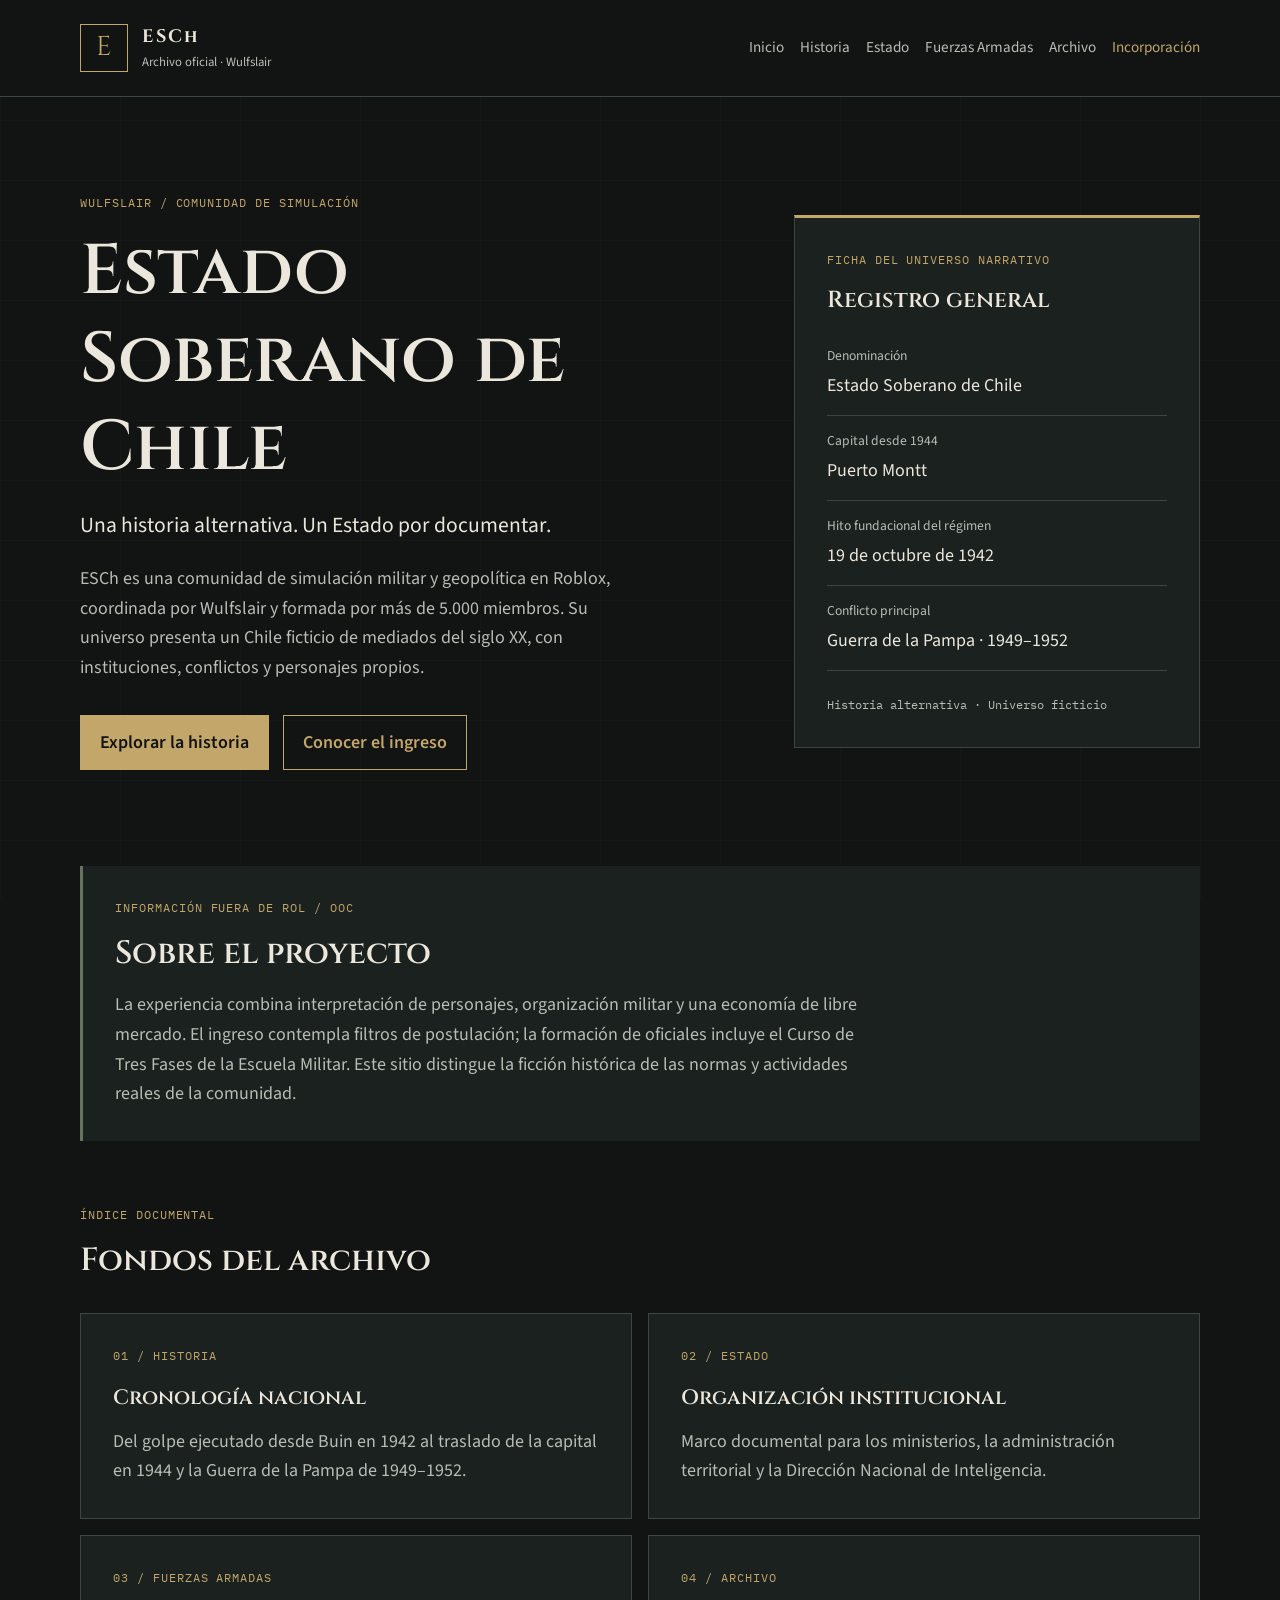
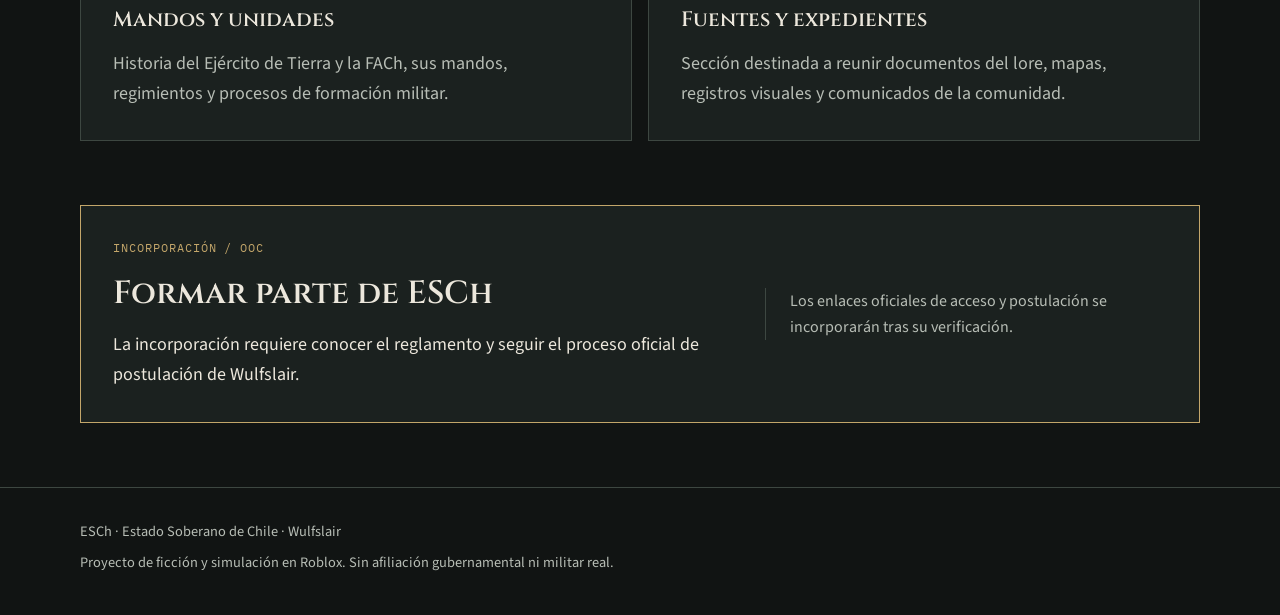
<file: ESCh-defensa/esch-web/index.html>
<!DOCTYPE html>
<html lang="es">
<head>
  <meta charset="UTF-8">
  <meta name="viewport" content="width=device-width, initial-scale=1">

  <title>ESCh — Estado Soberano de Chile | Wulfslair</title>
  <meta
    name="description"
    content="Sitio oficial de ESCh, comunidad de simulación militar e historia alternativa en Roblox coordinada por Wulfslair. Historia, instituciones e incorporación."
  >
  <meta name="theme-color" content="#111413">

  <meta property="og:type" content="website">
  <meta property="og:locale" content="es_CL">
  <meta property="og:site_name" content="ESCh — Wulfslair">
  <meta property="og:title" content="ESCh — Estado Soberano de Chile">
  <meta
    property="og:description"
    content="Historia alternativa, simulación militar y archivo oficial de la comunidad ESCh."
  >

  <!-- Añadir canonical y og:url al confirmar el dominio definitivo. -->

  <link rel="preconnect" href="https://fonts.googleapis.com">
  <link rel="preconnect" href="https://fonts.gstatic.com" crossorigin>
  <link
    href="https://fonts.googleapis.com/css2?family=Cinzel:wght@500;600;700&family=IBM+Plex+Mono:wght@400;500&family=Source+Sans+3:wght@400;600;700&display=swap"
    rel="stylesheet"
  >
  <link rel="stylesheet" href="style.css">
</head>

<body id="inicio">
  <a class="skip-link" href="#contenido">Saltar al contenido</a>

  <header class="site-header">
    <div class="container header-inner">
      <a class="brand" href="#inicio" aria-label="ESCh — Inicio">
        <span class="brand-mark" aria-hidden="true">E</span>
        <span>
          <strong>ESCh</strong>
          <small>Archivo oficial · Wulfslair</small>
        </span>
      </a>

      <nav aria-label="Navegación principal">
        <ul class="nav-list">
          <li><a href="#inicio">Inicio</a></li>
          <li><a href="#historia">Historia</a></li>
          <li><a href="#estado">Estado</a></li>
          <li><a href="#fuerzas-armadas">Fuerzas Armadas</a></li>
          <li><a href="#archivo">Archivo</a></li>
          <li><a class="nav-join" href="#incorporacion">Incorporación</a></li>
        </ul>
      </nav>
    </div>
  </header>

  <main id="contenido" class="container">
    <section class="hero" aria-labelledby="titulo-principal">
      <div class="hero-copy">
        <p class="eyebrow">Wulfslair / Comunidad de simulación</p>
        <h1 id="titulo-principal">Estado Soberano de Chile</h1>

        <p class="hero-lead">
          Una historia alternativa. Un Estado por documentar.
        </p>

        <p>
          ESCh es una comunidad de simulación militar y geopolítica en
          Roblox, coordinada por Wulfslair y formada por más de
          5.000 miembros. Su universo presenta un Chile ficticio de
          mediados del siglo XX, con instituciones, conflictos y
          personajes propios.
        </p>

        <div class="actions">
          <a class="button button-primary" href="#historia">
            Explorar la historia
          </a>
          <a class="button button-secondary" href="#incorporacion">
            Conocer el ingreso
          </a>
        </div>
      </div>

      <aside class="record" aria-labelledby="record-title">
        <p class="eyebrow">Ficha del universo narrativo</p>
        <h2 id="record-title">Registro general</h2>

        <dl>
          <div>
            <dt>Denominación</dt>
            <dd>Estado Soberano de Chile</dd>
          </div>
          <div>
            <dt>Capital desde 1944</dt>
            <dd>Puerto Montt</dd>
          </div>
          <div>
            <dt>Hito fundacional del régimen</dt>
            <dd>19 de octubre de 1942</dd>
          </div>
          <div>
            <dt>Conflicto principal</dt>
            <dd>Guerra de la Pampa · 1949–1952</dd>
          </div>
        </dl>

        <p class="record-note">Historia alternativa · Universo ficticio</p>
      </aside>
    </section>

    <section class="ooc-note" aria-labelledby="ooc-title">
      <p class="eyebrow">Información fuera de rol / OOC</p>
      <h2 id="ooc-title">Sobre el proyecto</h2>
      <p>
        La experiencia combina interpretación de personajes,
        organización militar y una economía de libre mercado.
        El ingreso contempla filtros de postulación; la formación de
        oficiales incluye el Curso de Tres Fases de la Escuela Militar.
        Este sitio distingue la ficción histórica de las normas y
        actividades reales de la comunidad.
      </p>
    </section>

    <section class="directory" aria-labelledby="directory-title">
      <div class="section-heading">
        <p class="eyebrow">Índice documental</p>
        <h2 id="directory-title">Fondos del archivo</h2>
      </div>

      <div class="card-grid">
        <article class="card" id="historia">
          <span class="file-number">01 / Historia</span>
          <h3>Cronología nacional</h3>
          <p>
            Del golpe ejecutado desde Buin en 1942 al traslado de la
            capital en 1944 y la Guerra de la Pampa de 1949–1952.
          </p>
        </article>

        <article class="card" id="estado">
          <span class="file-number">02 / Estado</span>
          <h3>Organización institucional</h3>
          <p>
            Marco documental para los ministerios, la administración
            territorial y la Dirección Nacional de Inteligencia.
          </p>
        </article>

        <article class="card" id="fuerzas-armadas">
          <span class="file-number">03 / Fuerzas Armadas</span>
          <h3>Mandos y unidades</h3>
          <p>
            Historia del Ejército de Tierra y la FACh, sus mandos,
            regimientos y procesos de formación militar.
          </p>
        </article>

        <article class="card" id="archivo">
          <span class="file-number">04 / Archivo</span>
          <h3>Fuentes y expedientes</h3>
          <p>
            Sección destinada a reunir documentos del lore, mapas,
            registros visuales y comunicados de la comunidad.
          </p>
        </article>
      </div>
    </section>

    <section
      class="join-panel"
      id="incorporacion"
      aria-labelledby="join-title"
    >
      <div>
        <p class="eyebrow">Incorporación / OOC</p>
        <h2 id="join-title">Formar parte de ESCh</h2>
        <p>
          La incorporación requiere conocer el reglamento y seguir
          el proceso oficial de postulación de Wulfslair.
        </p>
      </div>

      <p class="join-status">
        Los enlaces oficiales de acceso y postulación se incorporarán
        tras su verificación.
      </p>
    </section>
  </main>

  <footer class="site-footer">
    <div class="container footer-inner">
      <p>ESCh · Estado Soberano de Chile · Wulfslair</p>
      <p>
        Proyecto de ficción y simulación en Roblox.
        Sin afiliación gubernamental ni militar real.
      </p>
    </div>
  </footer>
</body>
</html>
</file>
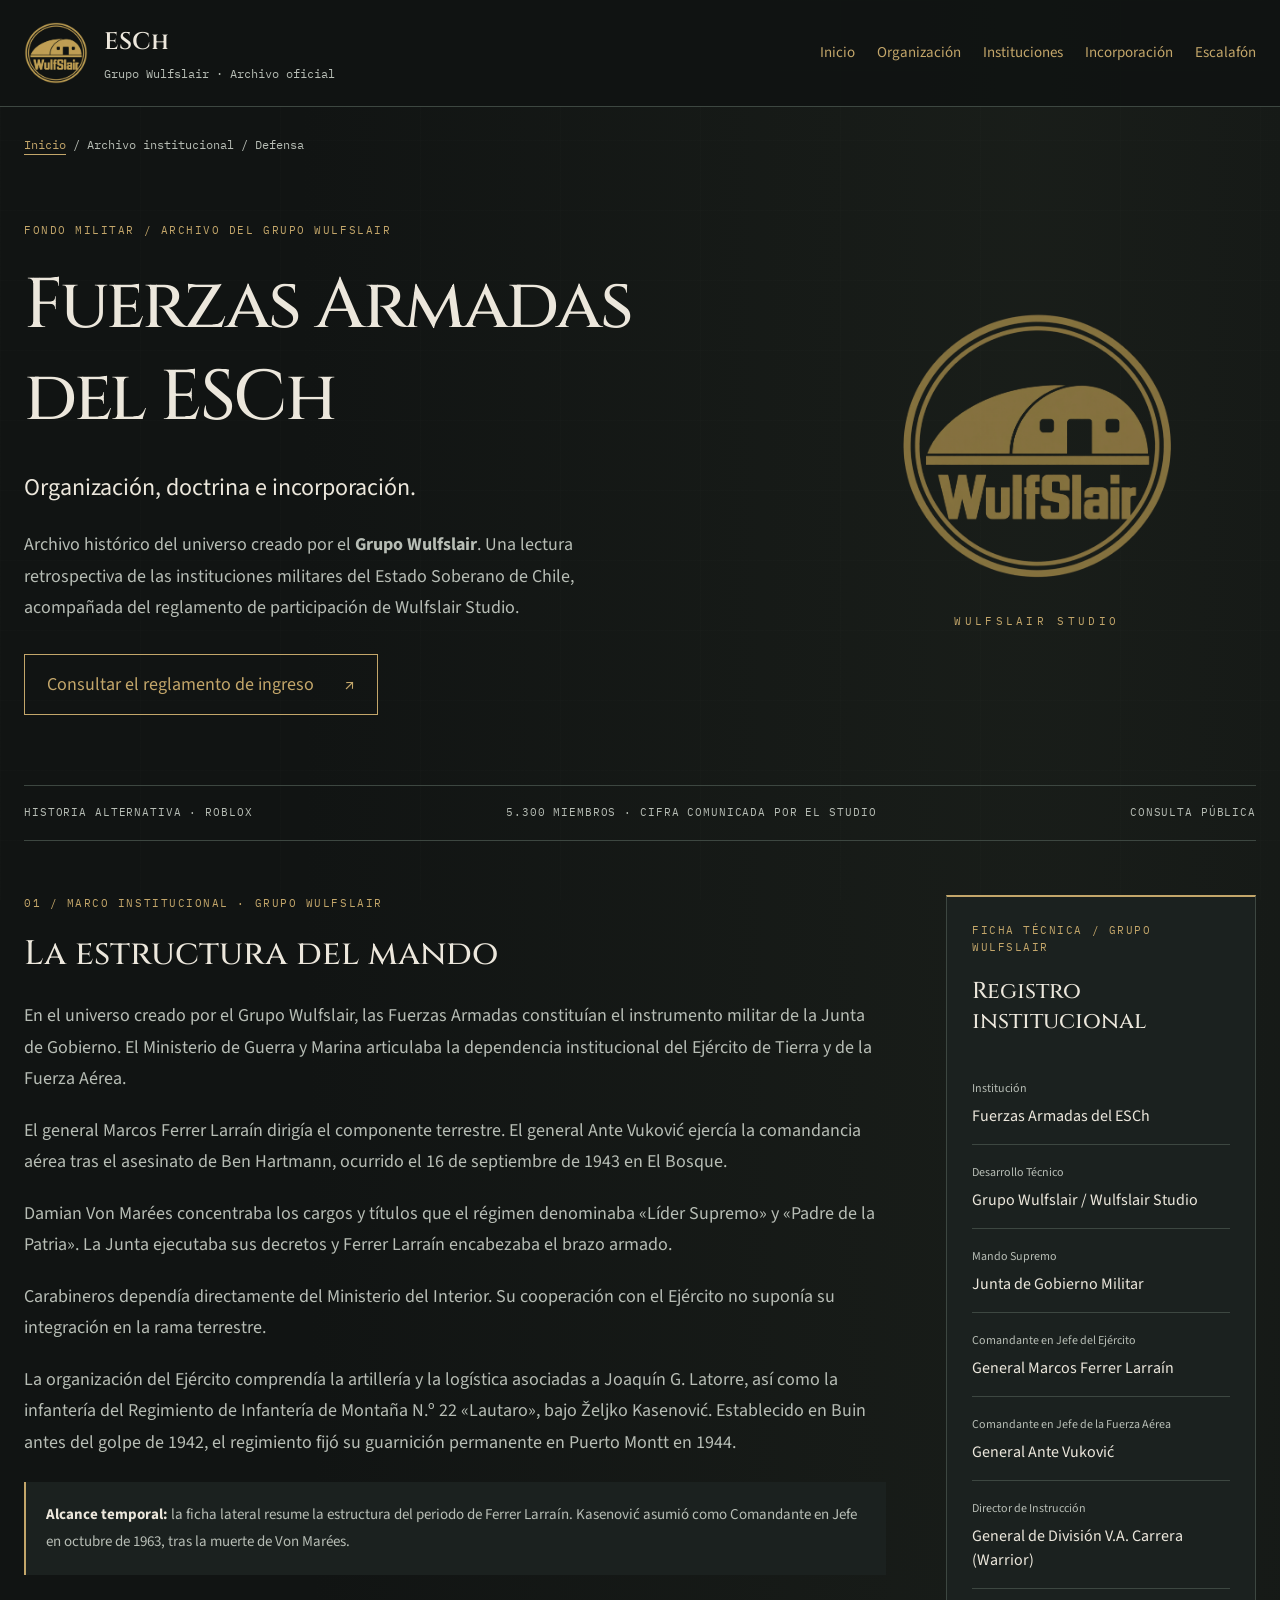
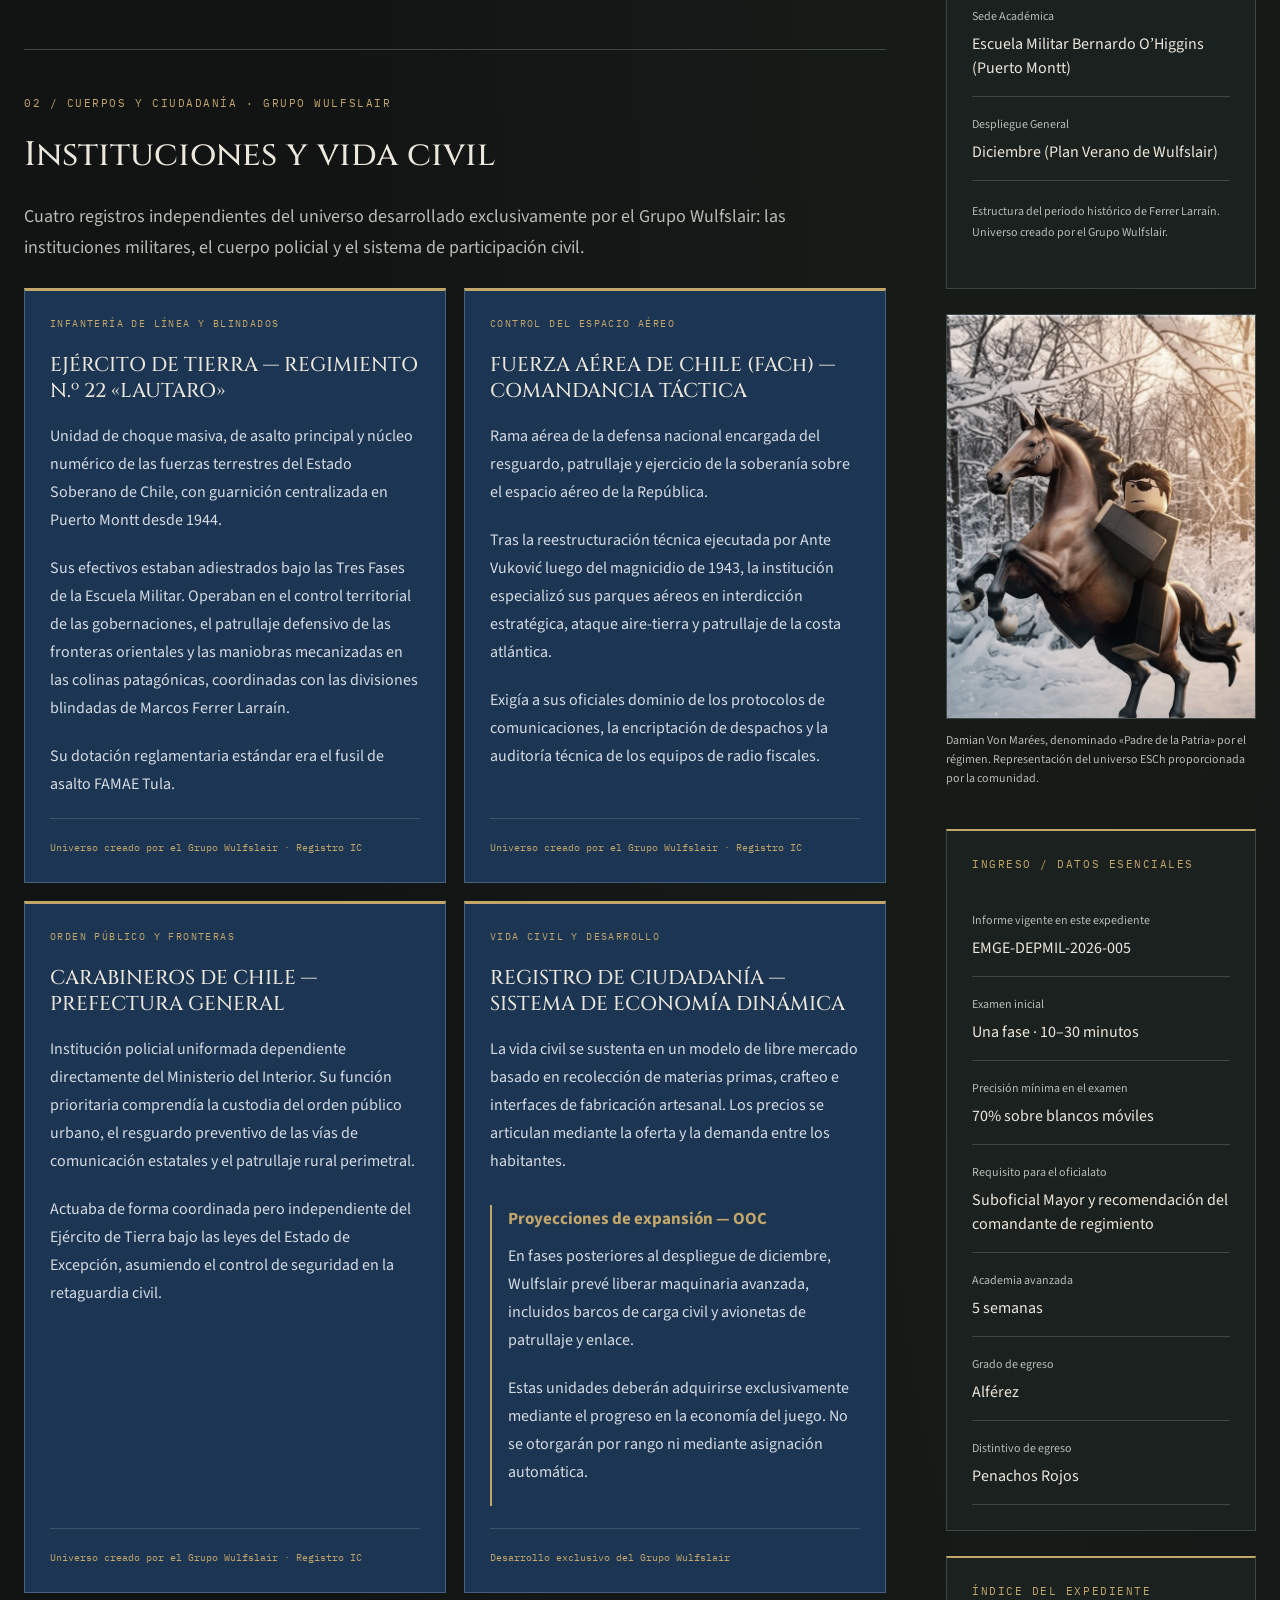
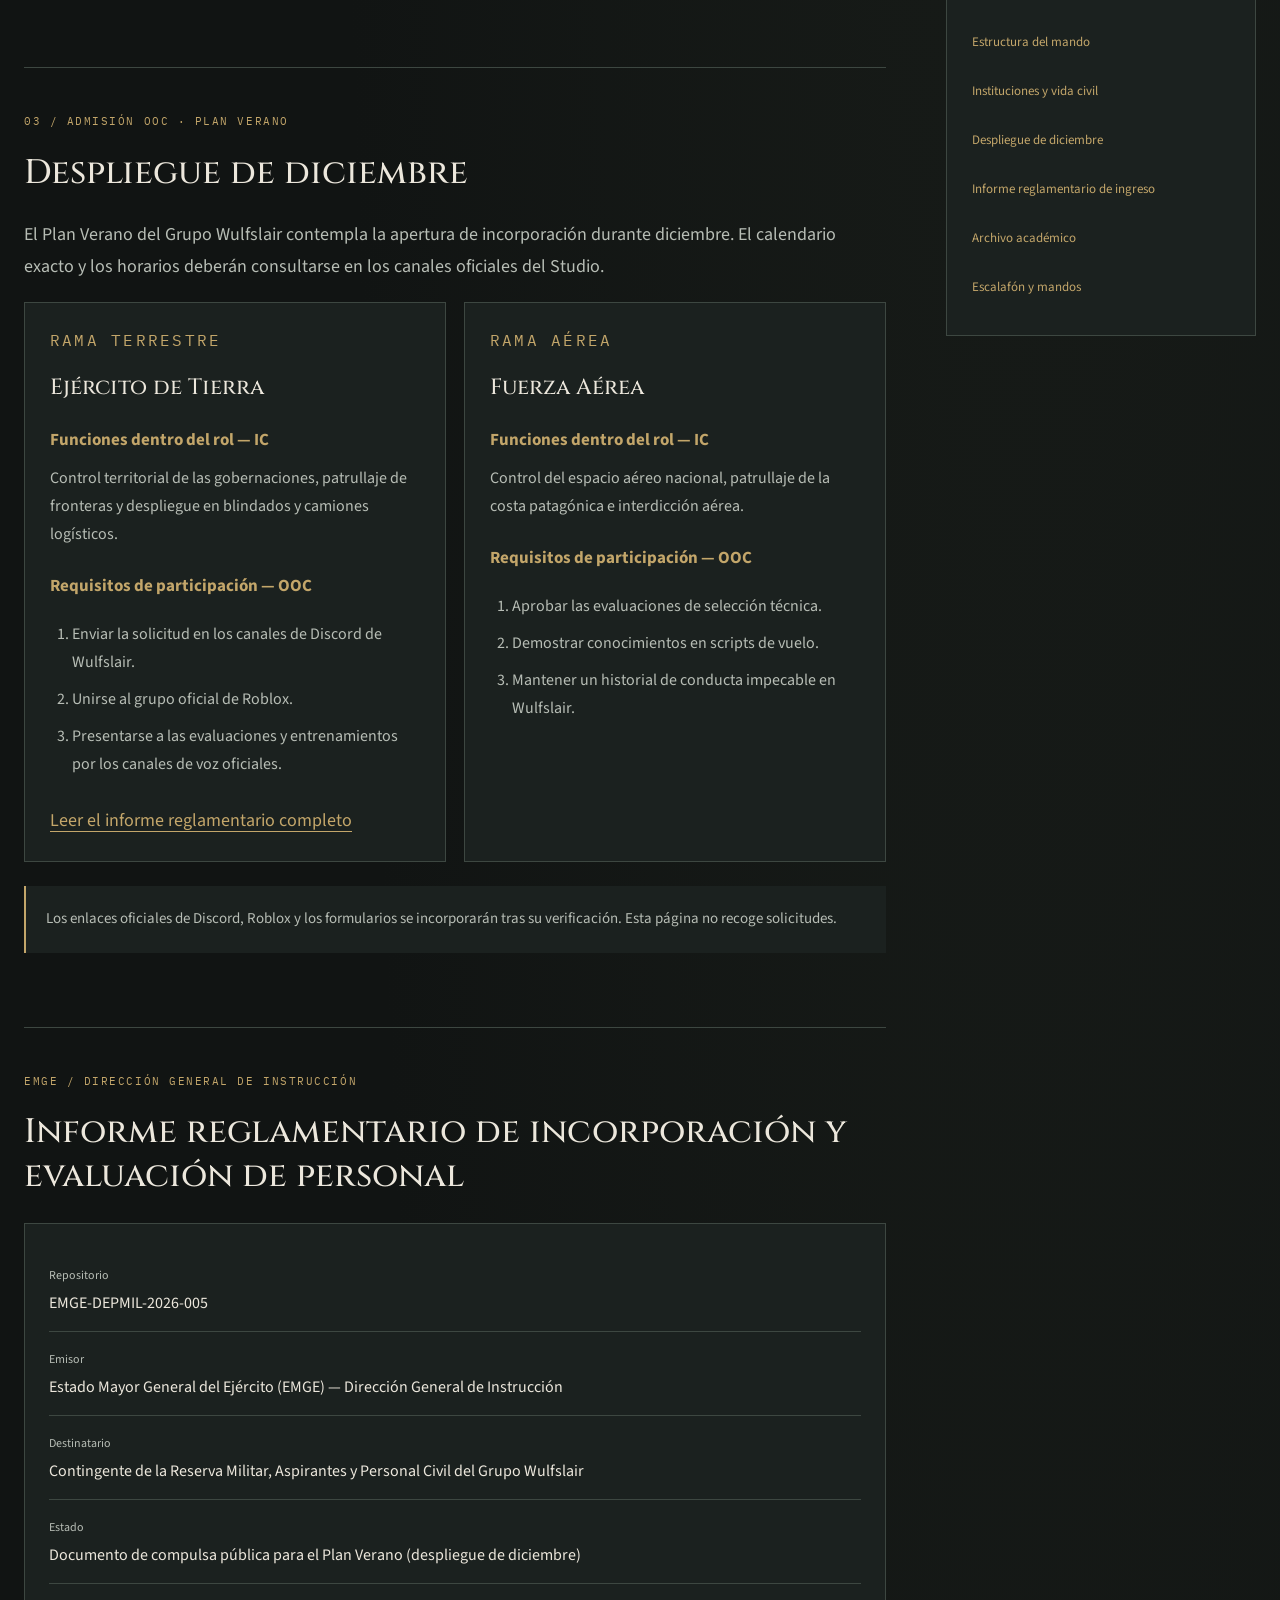
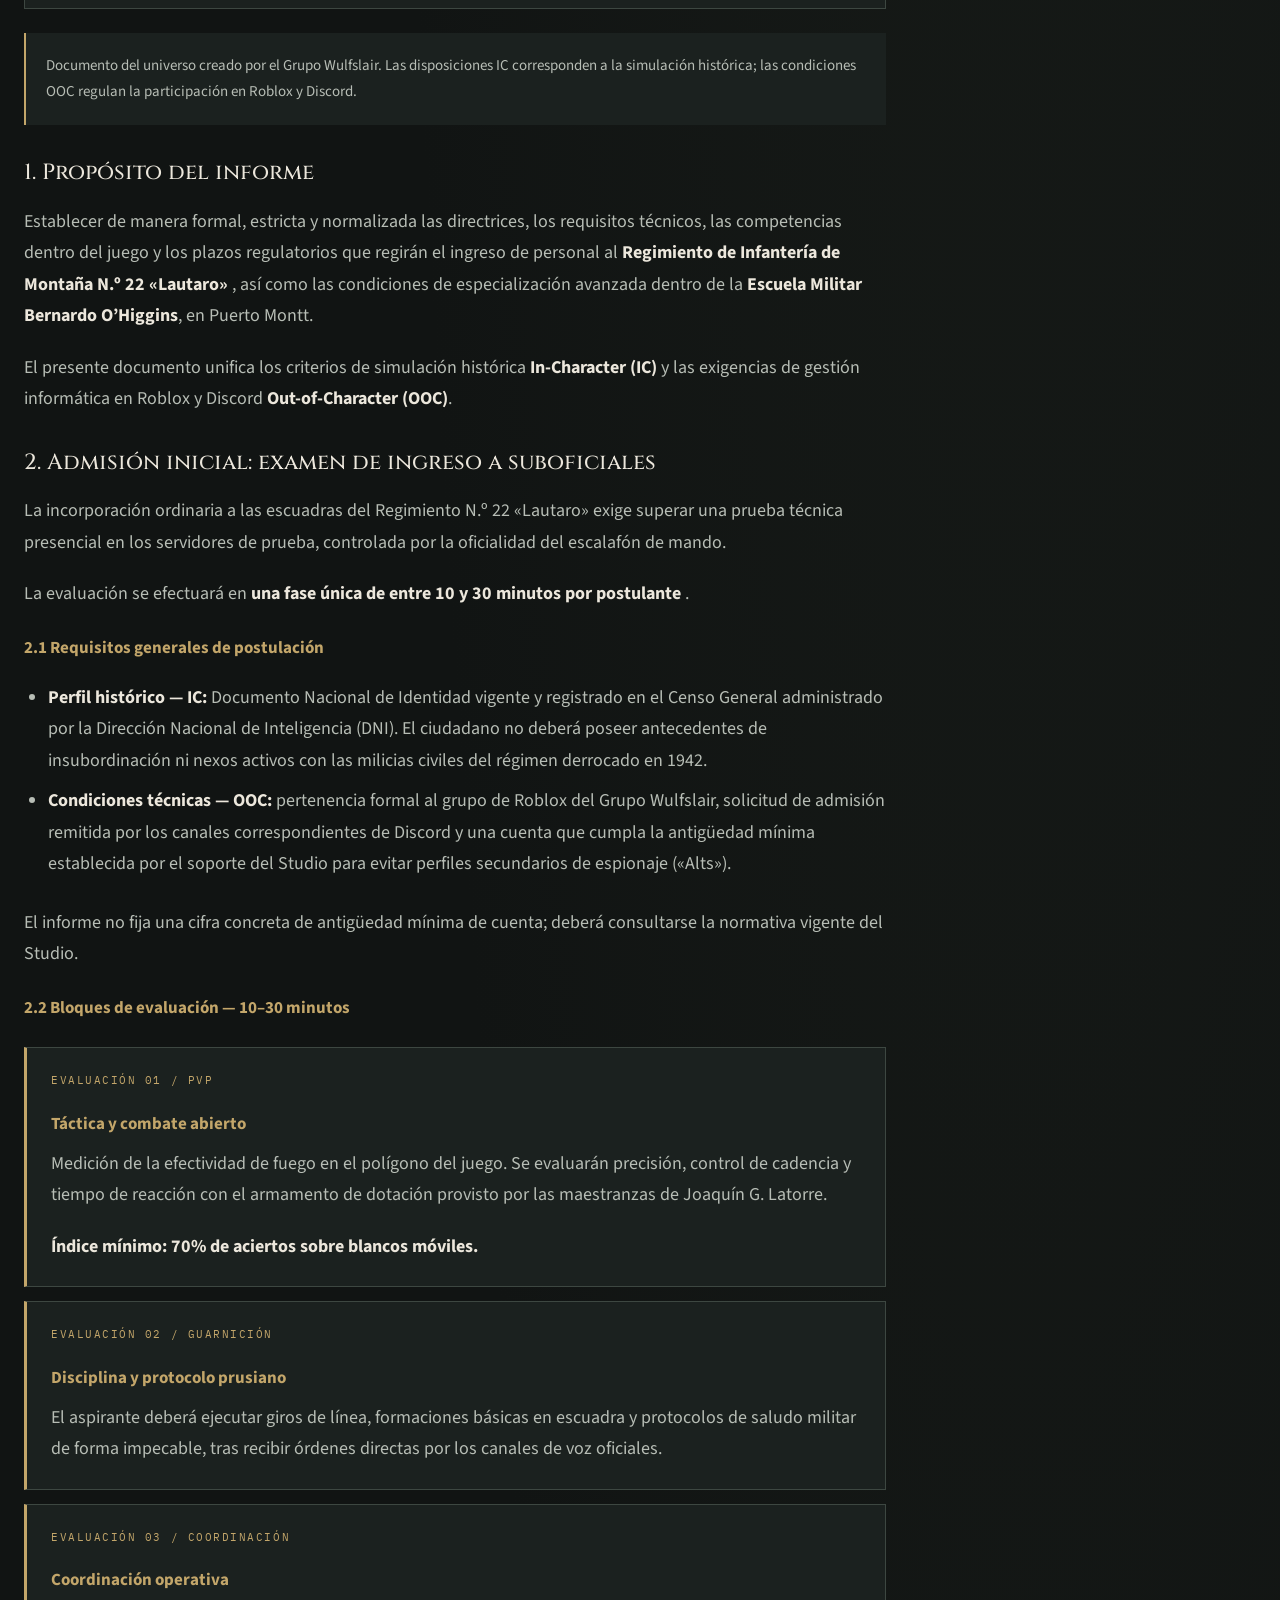
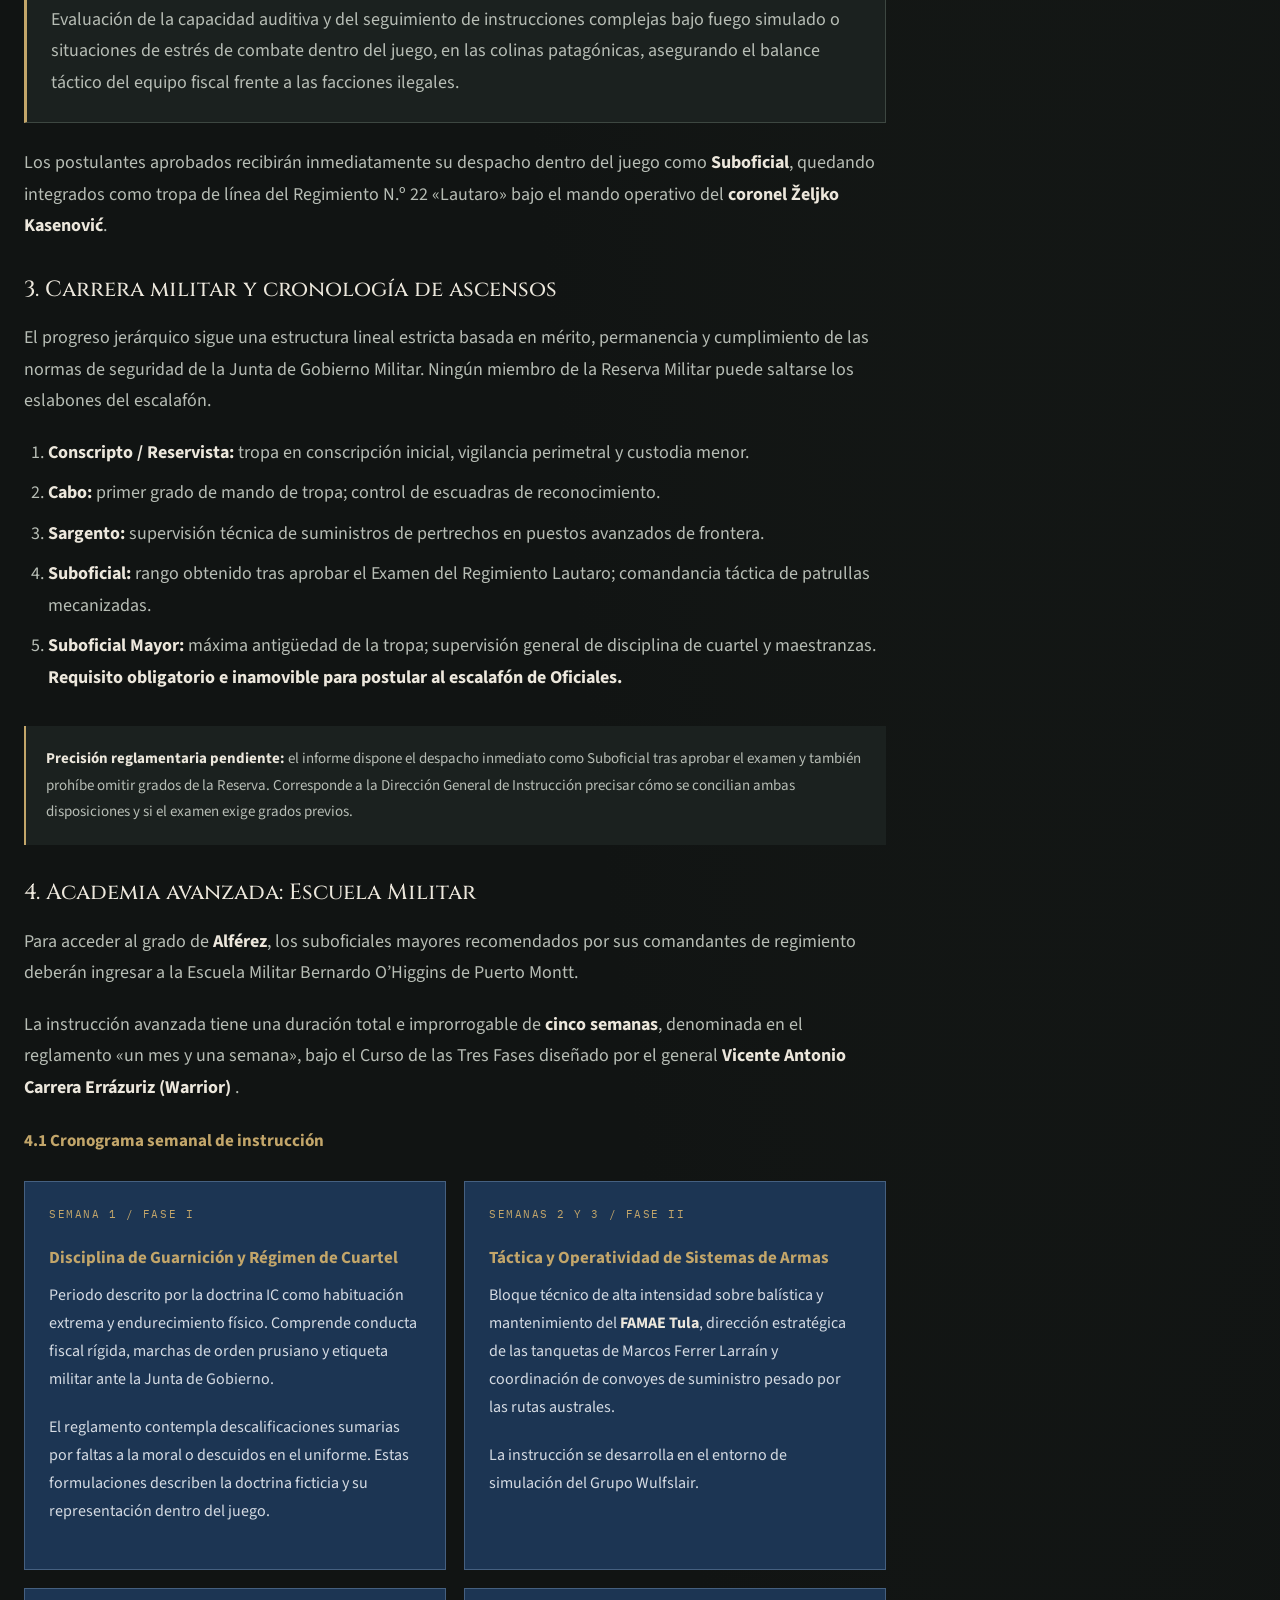
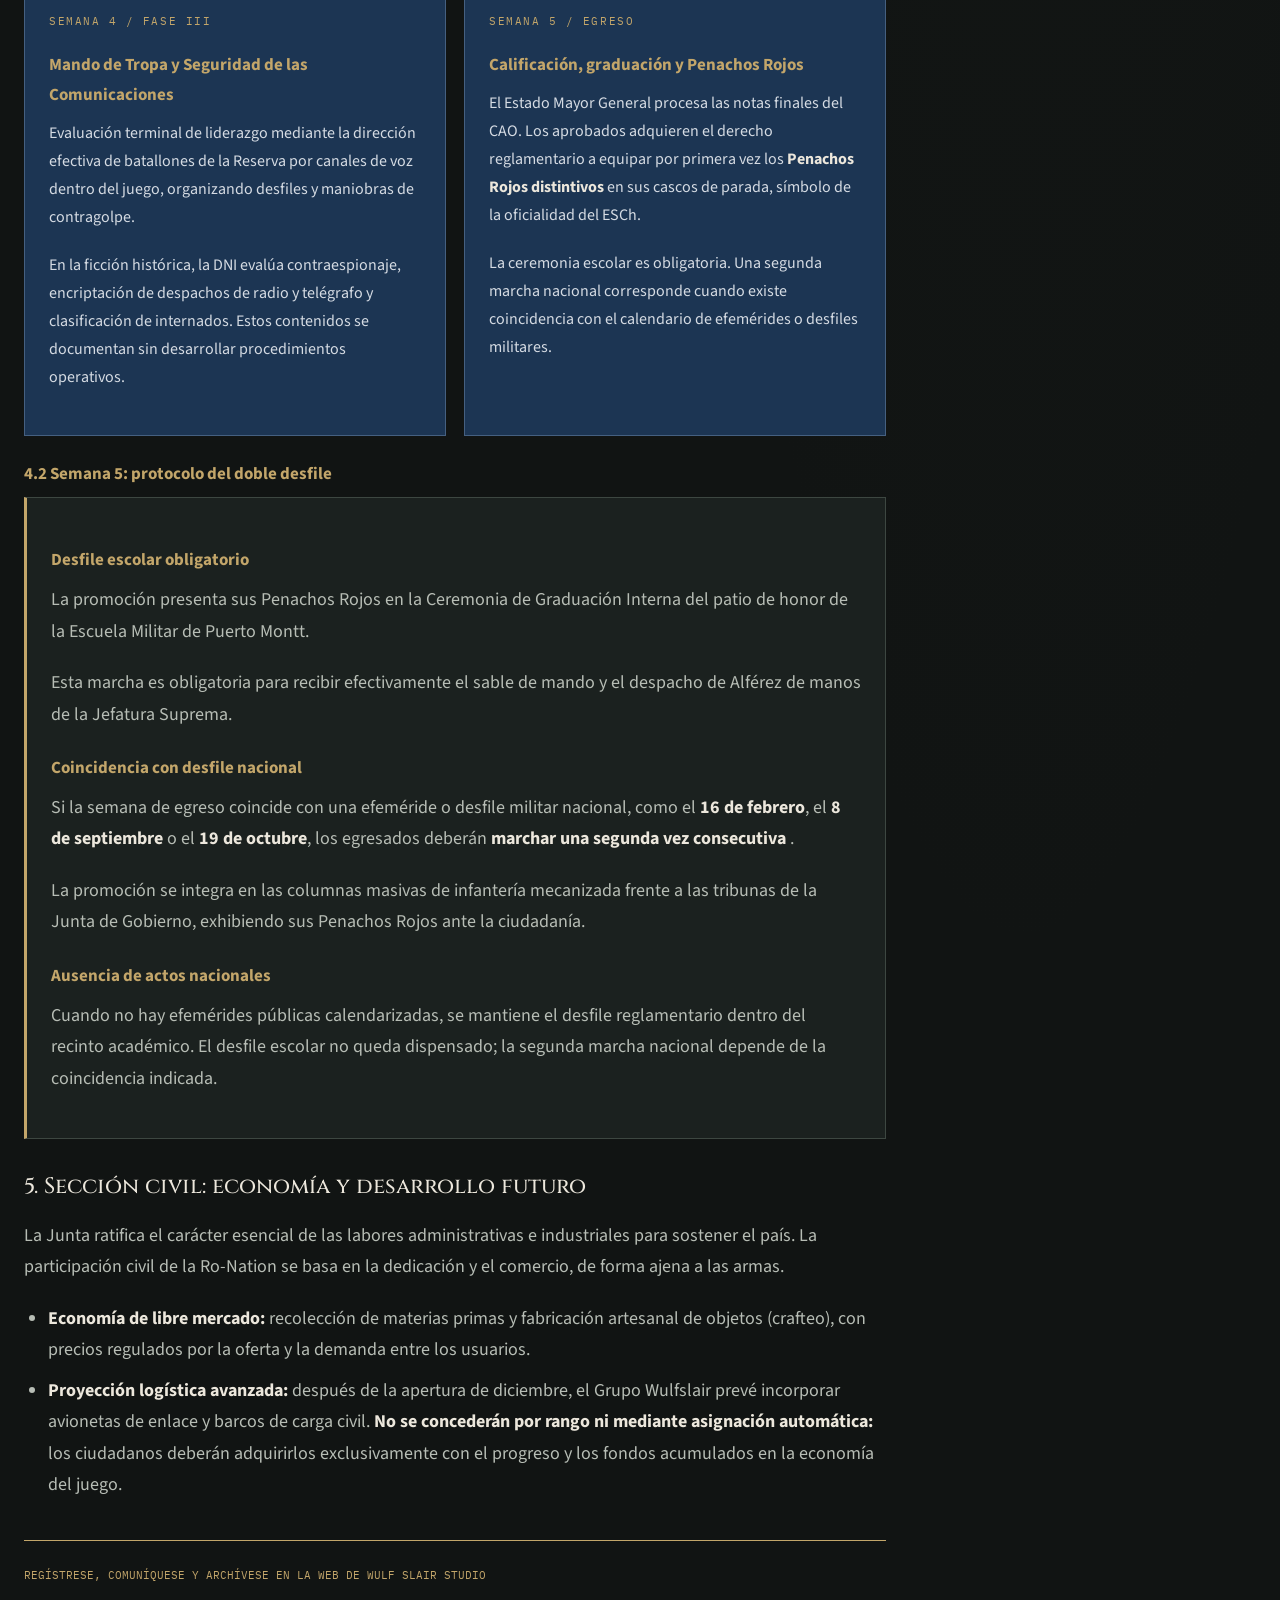
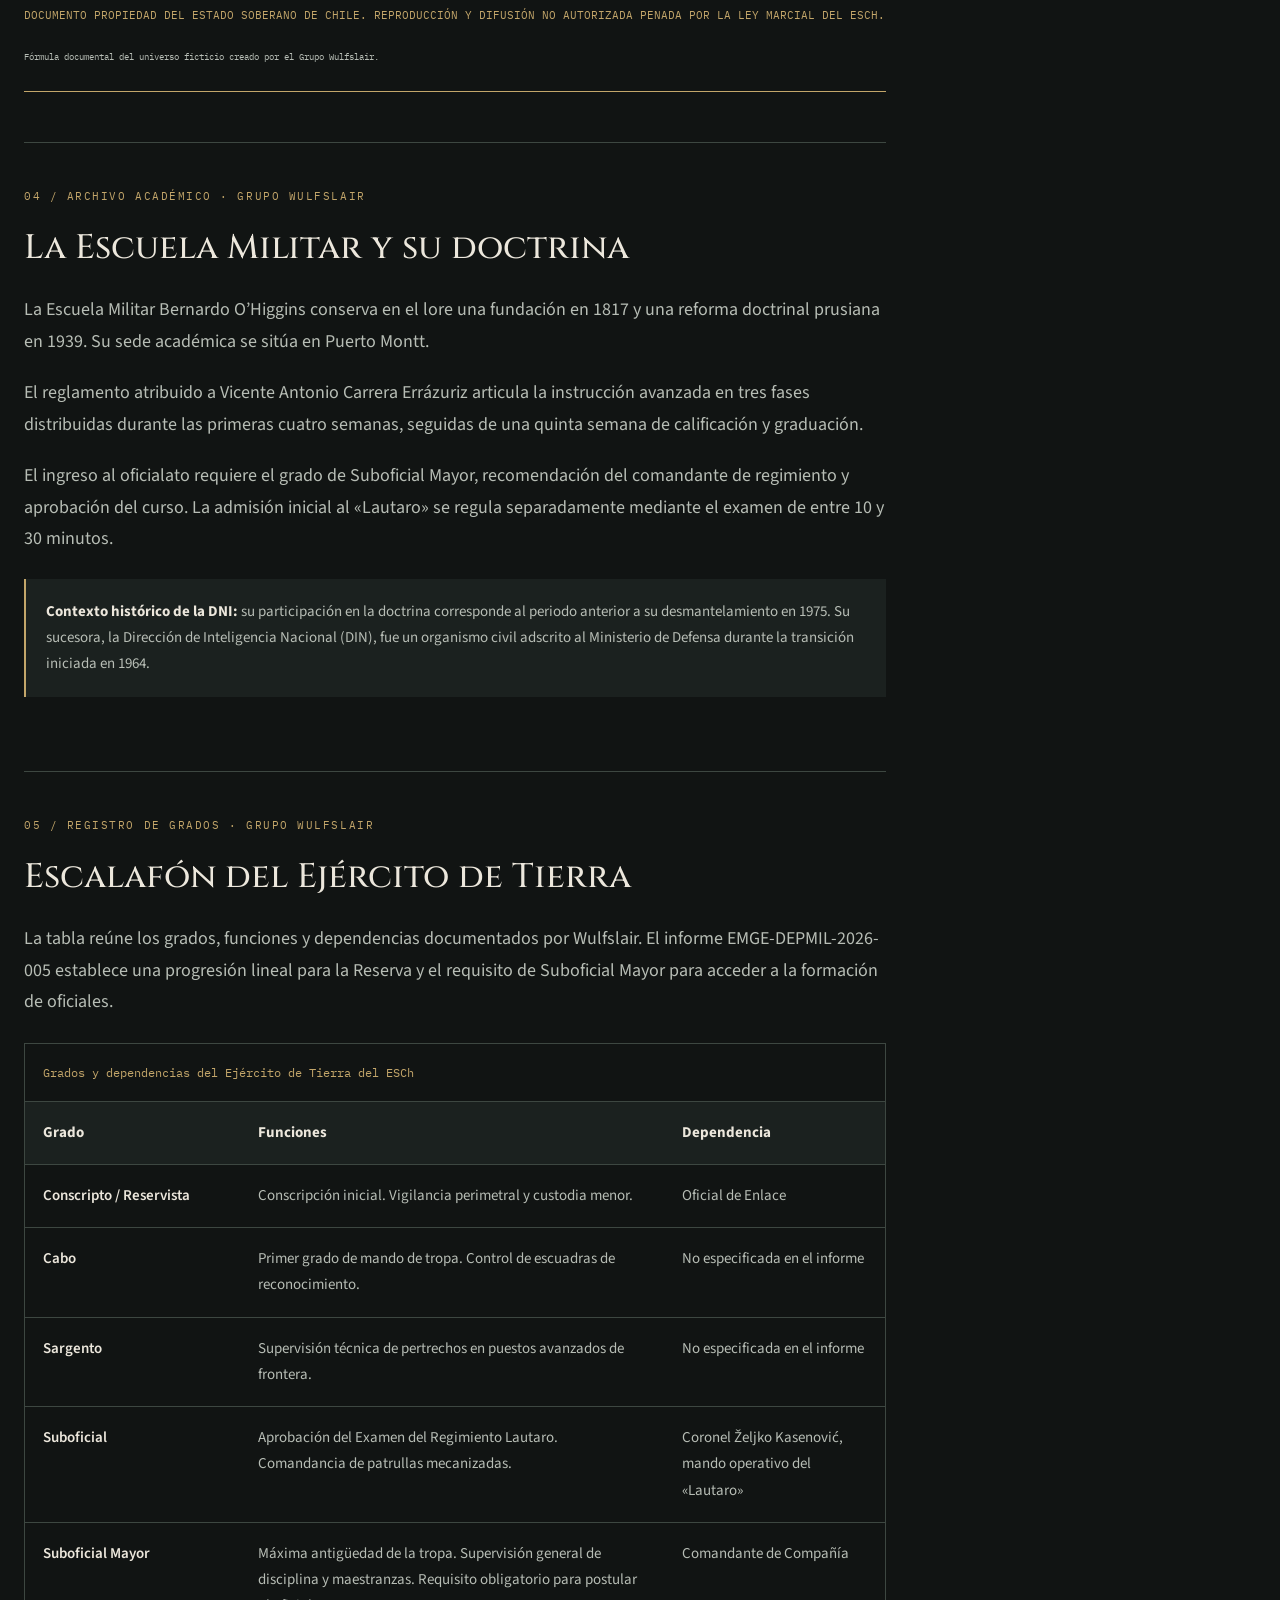
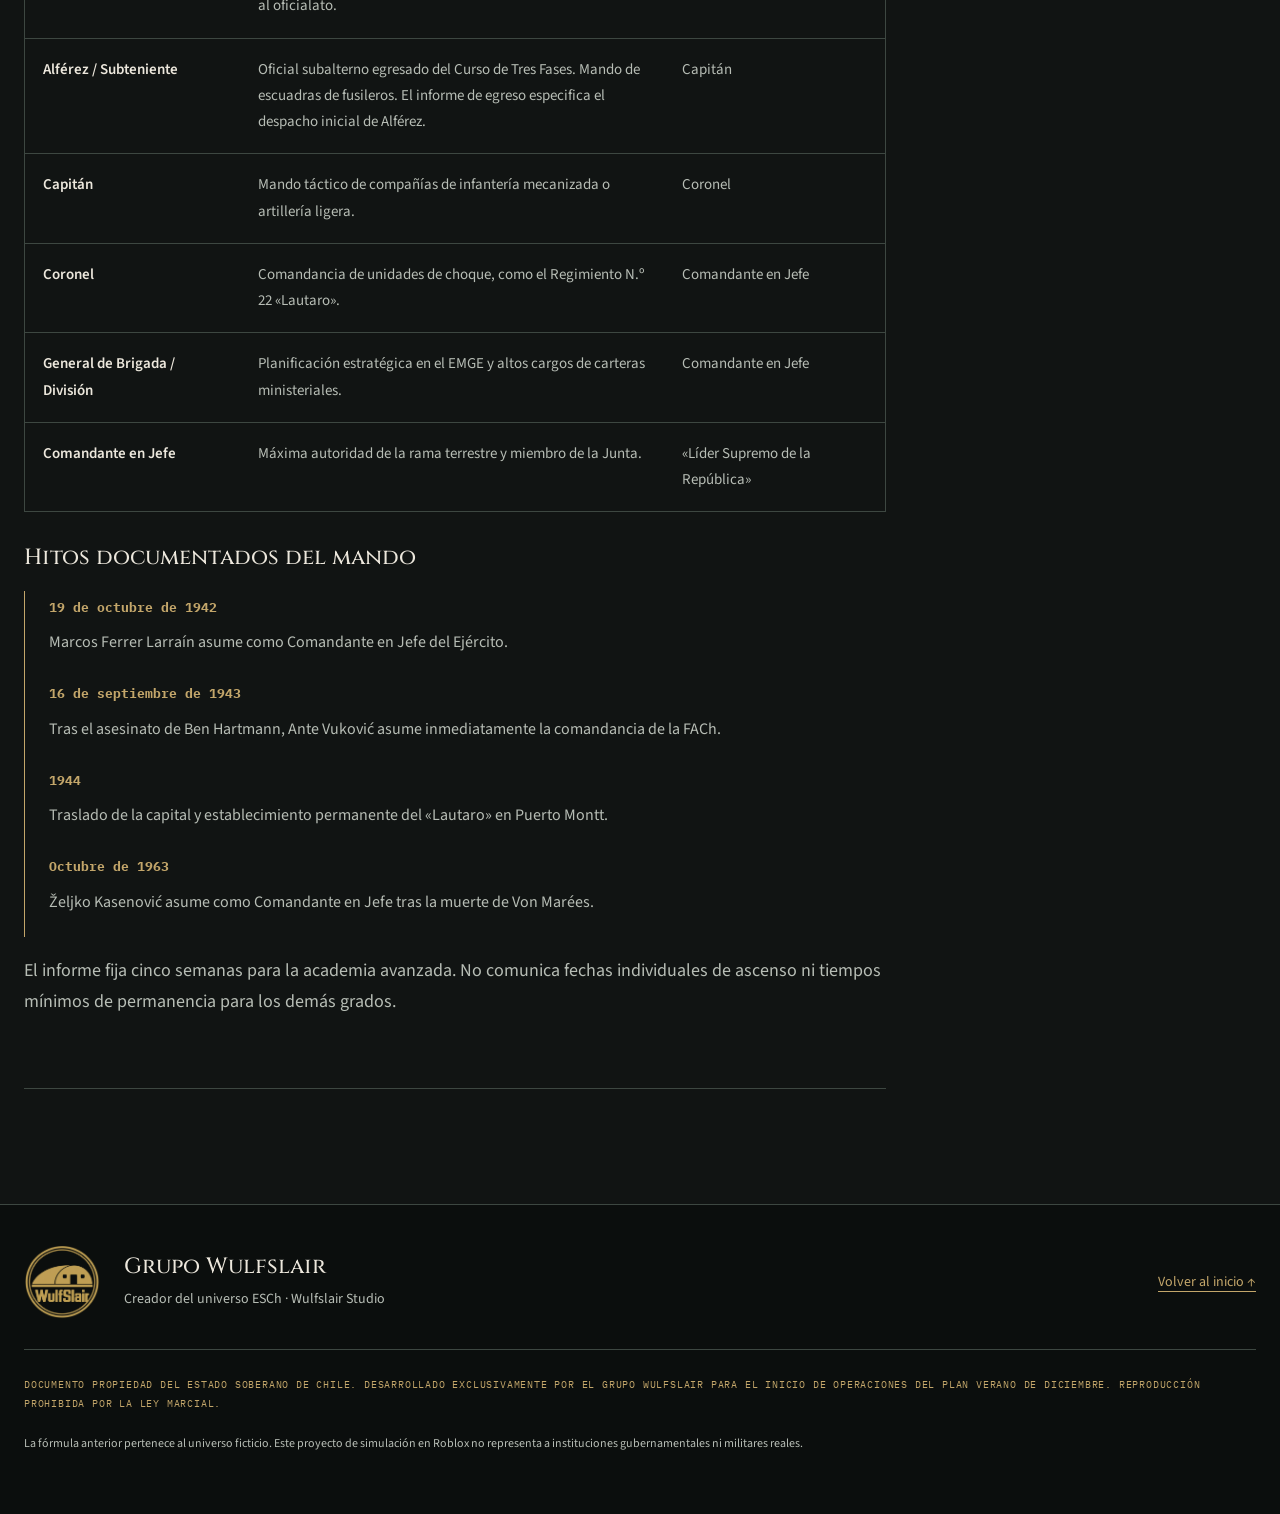
<file: defensa.html>
<!DOCTYPE html>
<html lang="es">
<head>
  <meta charset="UTF-8">
  <meta name="viewport" content="width=device-width, initial-scale=1">

  <title>Fuerzas Armadas e Incorporación del ESCh | Grupo Wulfslair</title>

  <meta
    name="description"
    content="Archivo oficial del universo ESCh creado por el Grupo Wulfslair. Fuerzas Armadas, incorporación al Lautaro, escalafón y Escuela Militar."
  >
  <meta name="author" content="Grupo Wulfslair / Wulfslair Studio">
  <meta name="theme-color" content="#111413">

  <meta property="og:type" content="article">
  <meta
    property="og:title"
    content="Fuerzas Armadas del ESCh | Grupo Wulfslair"
  >
  <meta
    property="og:description"
    content="Organización militar e informe de incorporación EMGE-DEPMIL-2026-005 del universo creado por el Grupo Wulfslair."
  >

  <link rel="preconnect" href="https://fonts.googleapis.com">
  <link rel="preconnect" href="https://fonts.gstatic.com" crossorigin>
  <link
    href="https://fonts.googleapis.com/css2?family=Cinzel:wght@500;600;700&family=IBM+Plex+Mono:wght@400;500&family=Source+Sans+3:wght@400;600;700&display=swap"
    rel="stylesheet"
  >

  <link rel="stylesheet" href="defensa.css">

  <script type="application/ld+json">
    {
      "@context": "https://schema.org",
      "@type": "Article",
      "headline": "Fuerzas Armadas e Incorporación del ESCh",
      "inLanguage": "es",
      "author": {
        "@type": "Organization",
        "name": "Grupo Wulfslair"
      },
      "publisher": {
        "@type": "Organization",
        "name": "Wulfslair Studio"
      },
      "description": "Archivo del universo de historia alternativa creado por el Grupo Wulfslair."
    }
  </script>

  <style>
    /* Complementos de defensa.html — Grupo Wulfslair */

    .institutions-grid,
    .schedule-grid {
      display: grid;
      grid-template-columns: repeat(2, minmax(0, 1fr));
      gap: 18px;
      margin: 24px 0;
    }

    .institution-card {
      display: flex;
      flex-direction: column;
      min-width: 0;
      padding: 25px;
      background: #1c3553;
      border: 1px solid #456080;
      border-top: 3px solid #c3a66a;
      transition: transform 0.25s, border-color 0.25s;
    }

    .institution-card:hover {
      transform: translateY(-3px);
      border-color: #c3a66a;
    }

    .institution-card h3 {
      color: #ece7dc;
      font-size: 20px;
      overflow-wrap: anywhere;
    }

    .institution-card p {
      color: #d5dbe3;
      font-size: 16px;
    }

    .institution-card .eyebrow {
      color: #c3a66a;
      font-size: 10px;
    }

    .institution-source {
      margin-top: auto;
      padding-top: 18px;
      border-top: 1px solid #ffffff26;
      color: #c3a66a !important;
      font: 10px/1.8 "IBM Plex Mono", monospace !important;
    }

    .expansion {
      margin: 10px 0 22px;
      padding-left: 16px;
      border-left: 2px solid #c3a66a;
    }

    .report-meta {
      padding: 24px;
      margin-bottom: 24px;
      background: #1b211f;
      border: 1px solid #3d4741;
    }

    #informe-incorporacion h3 {
      margin-top: 34px;
    }

    #informe-incorporacion ul,
    #informe-incorporacion ol {
      padding-left: 24px;
      color: #b7bdb5;
    }

    .exam-grid {
      display: grid;
      gap: 14px;
      margin: 24px 0;
    }

    .exam-card,
    .parade {
      padding: 24px;
      background: #1b211f;
      border: 1px solid #3d4741;
      border-left: 3px solid #c3a66a;
    }

    .exam-card h4,
    .schedule-grid h4 {
      margin-top: 0;
    }

    .exam-card p:last-child {
      margin-bottom: 0;
    }

    .schedule-grid > div {
      min-width: 0;
      padding: 24px;
      background: #1c3553;
      border: 1px solid #456080;
    }

    .schedule-grid p {
      color: #d5dbe3;
      font-size: 16px;
    }

    .schedule-grid .eyebrow {
      color: #c3a66a;
      font-size: 11px;
    }

    .report-end {
      padding: 24px 0;
      margin-top: 30px;
      border-top: 1px solid #c3a66a;
      border-bottom: 1px solid #c3a66a;
      font: 11px/1.9 "IBM Plex Mono", monospace;
    }

    .report-end p {
      color: #c3a66a;
    }

    .report-end small {
      color: #b7bdb5;
    }

    .article-index a {
      min-height: 44px;
      display: flex;
      align-items: center;
    }

    @media (max-width: 760px) {
      .institutions-grid,
      .schedule-grid {
        grid-template-columns: 1fr;
      }

      .institution-card,
      .exam-card,
      .schedule-grid > div,
      .parade {
        padding: 20px;
      }
    }

    @media (prefers-reduced-motion: reduce) {
      .institution-card {
        transition: none;
      }

      .institution-card:hover {
        transform: none;
      }
    }
  </style>
</head>

<body>
  <!-- Universo creado y desarrollado por el Grupo Wulfslair. -->

  <a class="skip" href="#contenido">Saltar al contenido</a>

  <header>
    <div class="wrap masthead">
      <a class="brand" href="index.html">
        <img
          src="wulfslair.png"
          width="64"
          height="64"
          alt="Logo de WulfSlair"
        >
        <span>
          ESCh
          <small>Grupo Wulfslair · Archivo oficial</small>
        </span>
      </a>

      <nav aria-label="Navegación principal">
        <a href="index.html">Inicio</a>
        <a href="#organizacion">Organización</a>
        <a href="#ramas">Instituciones</a>
        <a href="#reclutamiento">Incorporación</a>
        <a href="#escalafon">Escalafón</a>
      </nav>
    </div>
  </header>

  <main class="wrap" id="contenido">
    <div class="breadcrumbs">
      <a href="index.html">Inicio</a> / Archivo institucional / Defensa
    </div>

    <section class="hero" aria-labelledby="titulo-principal">
      <div>
        <p class="eyebrow">Fondo militar / Archivo del Grupo Wulfslair</p>

        <h1 id="titulo-principal">
          Fuerzas Armadas<br>del ESCh
        </h1>

        <p class="lead">
          Organización, doctrina e incorporación.
        </p>

        <p>
          Archivo histórico del universo creado por el
          <strong>Grupo Wulfslair</strong>.
          Una lectura retrospectiva de las instituciones militares
          del Estado Soberano de Chile, acompañada del reglamento
          de participación de Wulfslair Studio.
        </p>

        <a class="button" href="#informe-incorporacion">
          Consultar el reglamento de ingreso
          <span aria-hidden="true">↗</span>
        </a>
      </div>

      <div class="hero-seal" aria-hidden="true">
        <img src="wulfslair.png" alt="">
        <span>Wulfslair Studio</span>
      </div>
    </section>

    <div class="ribbon">
      <span>Historia alternativa · Roblox</span>
      <span>5.300 miembros · Cifra comunicada por el Studio</span>
      <span>Consulta pública</span>
    </div>

    <div class="layout">
      <article>

        <section id="organizacion">
          <p class="eyebrow">
            01 / Marco institucional · Grupo Wulfslair
          </p>

          <h2>La estructura del mando</h2>

          <p>
            En el universo creado por el Grupo Wulfslair,
            las Fuerzas Armadas constituían el instrumento militar
            de la Junta de Gobierno. El Ministerio de Guerra y Marina
            articulaba la dependencia institucional del Ejército
            de Tierra y de la Fuerza Aérea.
          </p>

          <p>
            El general Marcos Ferrer Larraín dirigía el componente
            terrestre. El general Ante Vuković ejercía la comandancia
            aérea tras el asesinato de Ben Hartmann,
            ocurrido el 16 de septiembre de 1943 en El Bosque.
          </p>

          <p>
            Damian Von Marées concentraba los cargos y títulos
            que el régimen denominaba «Líder Supremo»
            y «Padre de la Patria». La Junta ejecutaba sus decretos
            y Ferrer Larraín encabezaba el brazo armado.
          </p>

          <p>
            Carabineros dependía directamente del Ministerio
            del Interior. Su cooperación con el Ejército
            no suponía su integración en la rama terrestre.
          </p>

          <p>
            La organización del Ejército comprendía la artillería
            y la logística asociadas a Joaquín G. Latorre,
            así como la infantería del Regimiento de Infantería
            de Montaña N.º 22 «Lautaro», bajo Željko Kasenović.
            Establecido en Buin antes del golpe de 1942,
            el regimiento fijó su guarnición permanente
            en Puerto Montt en 1944.
          </p>

          <div class="annotation">
            <strong>Alcance temporal:</strong>
            la ficha lateral resume la estructura del periodo
            de Ferrer Larraín. Kasenović asumió como
            Comandante en Jefe en octubre de 1963,
            tras la muerte de Von Marées.
          </div>
        </section>

        <section id="ramas" aria-labelledby="ramas-titulo">
          <p class="eyebrow">
            02 / Cuerpos y ciudadanía · Grupo Wulfslair
          </p>

          <h2 id="ramas-titulo">Instituciones y vida civil</h2>

          <p>
            Cuatro registros independientes del universo desarrollado
            exclusivamente por el Grupo Wulfslair:
            las instituciones militares, el cuerpo policial
            y el sistema de participación civil.
          </p>

          <div class="institutions-grid">

            <div class="institution-card">
              <p class="eyebrow">
                Infantería de línea y blindados
              </p>

              <h3>
                EJÉRCITO DE TIERRA —
                REGIMIENTO N.º 22 «LAUTARO»
              </h3>

              <p>
                Unidad de choque masiva, de asalto principal
                y núcleo numérico de las fuerzas terrestres
                del Estado Soberano de Chile,
                con guarnición centralizada en Puerto Montt
                desde 1944.
              </p>

              <p>
                Sus efectivos estaban adiestrados bajo las
                Tres Fases de la Escuela Militar.
                Operaban en el control territorial de las
                gobernaciones, el patrullaje defensivo de las
                fronteras orientales y las maniobras mecanizadas
                en las colinas patagónicas, coordinadas con
                las divisiones blindadas de Marcos Ferrer Larraín.
              </p>

              <p>
                Su dotación reglamentaria estándar era
                el fusil de asalto FAMAE Tula.
              </p>

              <p class="institution-source">
                Universo creado por el Grupo Wulfslair · Registro IC
              </p>
            </div>

            <div class="institution-card">
              <p class="eyebrow">
                Control del espacio aéreo
              </p>

              <h3>
                FUERZA AÉREA DE CHILE (FACh) —
                COMANDANCIA TÁCTICA
              </h3>

              <p>
                Rama aérea de la defensa nacional encargada
                del resguardo, patrullaje y ejercicio de la
                soberanía sobre el espacio aéreo de la República.
              </p>

              <p>
                Tras la reestructuración técnica ejecutada
                por Ante Vuković luego del magnicidio de 1943,
                la institución especializó sus parques aéreos
                en interdicción estratégica, ataque aire-tierra
                y patrullaje de la costa atlántica.
              </p>

              <p>
                Exigía a sus oficiales dominio de los protocolos
                de comunicaciones, la encriptación de despachos
                y la auditoría técnica de los equipos
                de radio fiscales.
              </p>

              <p class="institution-source">
                Universo creado por el Grupo Wulfslair · Registro IC
              </p>
            </div>

            <div class="institution-card">
              <p class="eyebrow">
                Orden público y fronteras
              </p>

              <h3>
                CARABINEROS DE CHILE —
                PREFECTURA GENERAL
              </h3>

              <p>
                Institución policial uniformada dependiente
                directamente del Ministerio del Interior.
                Su función prioritaria comprendía la custodia
                del orden público urbano, el resguardo preventivo
                de las vías de comunicación estatales
                y el patrullaje rural perimetral.
              </p>

              <p>
                Actuaba de forma coordinada pero independiente
                del Ejército de Tierra bajo las leyes
                del Estado de Excepción, asumiendo el control
                de seguridad en la retaguardia civil.
              </p>

              <p class="institution-source">
                Universo creado por el Grupo Wulfslair · Registro IC
              </p>
            </div>

            <div class="institution-card">
              <p class="eyebrow">
                Vida civil y desarrollo
              </p>

              <h3>
                REGISTRO DE CIUDADANÍA —
                SISTEMA DE ECONOMÍA DINÁMICA
              </h3>

              <p>
                La vida civil se sustenta en un modelo de
                libre mercado basado en recolección de materias
                primas, crafteo e interfaces de fabricación
                artesanal. Los precios se articulan mediante
                la oferta y la demanda entre los habitantes.
              </p>

              <div class="expansion">
                <h4>Proyecciones de expansión — OOC</h4>

                <p>
                  En fases posteriores al despliegue de diciembre,
                  Wulfslair prevé liberar maquinaria avanzada,
                  incluidos barcos de carga civil y avionetas
                  de patrullaje y enlace.
                </p>

                <p>
                  Estas unidades deberán adquirirse exclusivamente
                  mediante el progreso en la economía del juego.
                  No se otorgarán por rango ni mediante
                  asignación automática.
                </p>
              </div>

              <p class="institution-source">
                Desarrollo exclusivo del Grupo Wulfslair
              </p>
            </div>

          </div>
        </section>

        <section id="reclutamiento">
          <p class="eyebrow">
            03 / Admisión OOC · Plan Verano
          </p>

          <h2>Despliegue de diciembre</h2>

          <p>
            El Plan Verano del Grupo Wulfslair contempla
            la apertura de incorporación durante diciembre.
            El calendario exacto y los horarios deberán
            consultarse en los canales oficiales del Studio.
          </p>

          <div class="recruit-grid">

            <div class="recruit">
              <p class="eyebrow">Rama terrestre</p>
              <h3>Ejército de Tierra</h3>

              <h4>Funciones dentro del rol — IC</h4>
              <p>
                Control territorial de las gobernaciones,
                patrullaje de fronteras y despliegue en blindados
                y camiones logísticos.
              </p>

              <h4>Requisitos de participación — OOC</h4>
              <ol>
                <li>
                  Enviar la solicitud en los canales de Discord
                  de Wulfslair.
                </li>
                <li>Unirse al grupo oficial de Roblox.</li>
                <li>
                  Presentarse a las evaluaciones y entrenamientos
                  por los canales de voz oficiales.
                </li>
              </ol>

              <a href="#informe-incorporacion">
                Leer el informe reglamentario completo
              </a>
            </div>

            <div class="recruit">
              <p class="eyebrow">Rama aérea</p>
              <h3>Fuerza Aérea</h3>

              <h4>Funciones dentro del rol — IC</h4>
              <p>
                Control del espacio aéreo nacional,
                patrullaje de la costa patagónica
                e interdicción aérea.
              </p>

              <h4>Requisitos de participación — OOC</h4>
              <ol>
                <li>
                  Aprobar las evaluaciones de selección técnica.
                </li>
                <li>
                  Demostrar conocimientos en scripts de vuelo.
                </li>
                <li>
                  Mantener un historial de conducta impecable
                  en Wulfslair.
                </li>
              </ol>
            </div>

          </div>

          <p class="annotation">
            Los enlaces oficiales de Discord, Roblox
            y los formularios se incorporarán tras su verificación.
            Esta página no recoge solicitudes.
          </p>
        </section>

        <section
          id="informe-incorporacion"
          aria-labelledby="informe-titulo"
        >
          <p class="eyebrow">
            EMGE / Dirección General de Instrucción
          </p>

          <h2 id="informe-titulo">
            Informe reglamentario de incorporación
            y evaluación de personal
          </h2>

          <dl class="report-meta">
            <dt>Repositorio</dt>
            <dd>EMGE-DEPMIL-2026-005</dd>

            <dt>Emisor</dt>
            <dd>
              Estado Mayor General del Ejército (EMGE) —
              Dirección General de Instrucción
            </dd>

            <dt>Destinatario</dt>
            <dd>
              Contingente de la Reserva Militar,
              Aspirantes y Personal Civil del Grupo Wulfslair
            </dd>

            <dt>Estado</dt>
            <dd>
              Documento de compulsa pública para el Plan Verano
              (despliegue de diciembre)
            </dd>
          </dl>

          <div class="annotation">
            Documento del universo creado por el Grupo Wulfslair.
            Las disposiciones IC corresponden a la simulación
            histórica; las condiciones OOC regulan la participación
            en Roblox y Discord.
          </div>

          <h3>1. Propósito del informe</h3>

          <p>
            Establecer de manera formal, estricta y normalizada
            las directrices, los requisitos técnicos,
            las competencias dentro del juego y los plazos
            regulatorios que regirán el ingreso de personal al
            <strong>
              Regimiento de Infantería de Montaña
              N.º 22 «Lautaro»
            </strong>,
            así como las condiciones de especialización avanzada
            dentro de la
            <strong>Escuela Militar Bernardo O’Higgins</strong>,
            en Puerto Montt.
          </p>

          <p>
            El presente documento unifica los criterios de
            simulación histórica
            <strong>In-Character (IC)</strong>
            y las exigencias de gestión informática en
            Roblox y Discord
            <strong>Out-of-Character (OOC)</strong>.
          </p>

          <h3>
            2. Admisión inicial:
            examen de ingreso a suboficiales
          </h3>

          <p>
            La incorporación ordinaria a las escuadras del
            Regimiento N.º 22 «Lautaro» exige superar una
            prueba técnica presencial en los servidores de
            prueba, controlada por la oficialidad del escalafón
            de mando.
          </p>

          <p>
            La evaluación se efectuará en
            <strong>
              una fase única de entre 10 y 30 minutos
              por postulante
            </strong>.
          </p>

          <h4>2.1 Requisitos generales de postulación</h4>

          <ul>
            <li>
              <strong>Perfil histórico — IC:</strong>
              Documento Nacional de Identidad vigente
              y registrado en el Censo General administrado
              por la Dirección Nacional de Inteligencia (DNI).
              El ciudadano no deberá poseer antecedentes
              de insubordinación ni nexos activos con las
              milicias civiles del régimen derrocado en 1942.
            </li>

            <li>
              <strong>Condiciones técnicas — OOC:</strong>
              pertenencia formal al grupo de Roblox del
              Grupo Wulfslair, solicitud de admisión remitida
              por los canales correspondientes de Discord
              y una cuenta que cumpla la antigüedad mínima
              establecida por el soporte del Studio para
              evitar perfiles secundarios de espionaje
              («Alts»).
            </li>
          </ul>

          <p>
            El informe no fija una cifra concreta de antigüedad
            mínima de cuenta; deberá consultarse la normativa
            vigente del Studio.
          </p>

          <h4>2.2 Bloques de evaluación — 10–30 minutos</h4>

          <div class="exam-grid">

            <div class="exam-card">
              <p class="eyebrow">Evaluación 01 / PvP</p>
              <h4>Táctica y combate abierto</h4>

              <p>
                Medición de la efectividad de fuego en el
                polígono del juego. Se evaluarán precisión,
                control de cadencia y tiempo de reacción
                con el armamento de dotación provisto por
                las maestranzas de Joaquín G. Latorre.
              </p>

              <p>
                <strong>
                  Índice mínimo:
                  70% de aciertos sobre blancos móviles.
                </strong>
              </p>
            </div>

            <div class="exam-card">
              <p class="eyebrow">
                Evaluación 02 / Guarnición
              </p>

              <h4>Disciplina y protocolo prusiano</h4>

              <p>
                El aspirante deberá ejecutar giros de línea,
                formaciones básicas en escuadra y protocolos
                de saludo militar de forma impecable,
                tras recibir órdenes directas por los
                canales de voz oficiales.
              </p>
            </div>

            <div class="exam-card">
              <p class="eyebrow">
                Evaluación 03 / Coordinación
              </p>

              <h4>Coordinación operativa</h4>

              <p>
                Evaluación de la capacidad auditiva
                y del seguimiento de instrucciones complejas
                bajo fuego simulado o situaciones de estrés
                de combate dentro del juego, en las colinas
                patagónicas, asegurando el balance táctico
                del equipo fiscal frente a las facciones
                ilegales.
              </p>
            </div>

          </div>

          <p>
            Los postulantes aprobados recibirán inmediatamente
            su despacho dentro del juego como
            <strong>Suboficial</strong>,
            quedando integrados como tropa de línea
            del Regimiento N.º 22 «Lautaro»
            bajo el mando operativo del
            <strong>coronel Željko Kasenović</strong>.
          </p>

          <h3>3. Carrera militar y cronología de ascensos</h3>

          <p>
            El progreso jerárquico sigue una estructura lineal
            estricta basada en mérito, permanencia y cumplimiento
            de las normas de seguridad de la Junta de Gobierno
            Militar. Ningún miembro de la Reserva Militar
            puede saltarse los eslabones del escalafón.
          </p>

          <ol>
            <li>
              <strong>Conscripto / Reservista:</strong>
              tropa en conscripción inicial, vigilancia
              perimetral y custodia menor.
            </li>

            <li>
              <strong>Cabo:</strong>
              primer grado de mando de tropa;
              control de escuadras de reconocimiento.
            </li>

            <li>
              <strong>Sargento:</strong>
              supervisión técnica de suministros de pertrechos
              en puestos avanzados de frontera.
            </li>

            <li>
              <strong>Suboficial:</strong>
              rango obtenido tras aprobar el Examen
              del Regimiento Lautaro;
              comandancia táctica de patrullas mecanizadas.
            </li>

            <li>
              <strong>Suboficial Mayor:</strong>
              máxima antigüedad de la tropa;
              supervisión general de disciplina de cuartel
              y maestranzas.
              <strong>
                Requisito obligatorio e inamovible
                para postular al escalafón de Oficiales.
              </strong>
            </li>
          </ol>

          <div class="annotation">
            <strong>Precisión reglamentaria pendiente:</strong>
            el informe dispone el despacho inmediato como
            Suboficial tras aprobar el examen y también prohíbe
            omitir grados de la Reserva. Corresponde a la
            Dirección General de Instrucción precisar cómo
            se concilian ambas disposiciones y si el examen
            exige grados previos.
          </div>

          <h3>4. Academia avanzada: Escuela Militar</h3>

          <p>
            Para acceder al grado de
            <strong>Alférez</strong>,
            los suboficiales mayores recomendados por sus
            comandantes de regimiento deberán ingresar
            a la Escuela Militar Bernardo O’Higgins
            de Puerto Montt.
          </p>

          <p>
            La instrucción avanzada tiene una duración total
            e improrrogable de
            <strong>cinco semanas</strong>,
            denominada en el reglamento «un mes y una semana»,
            bajo el Curso de las Tres Fases diseñado
            por el general
            <strong>
              Vicente Antonio Carrera Errázuriz (Warrior)
            </strong>.
          </p>

          <h4>4.1 Cronograma semanal de instrucción</h4>

          <div class="schedule-grid">

            <div>
              <p class="eyebrow">Semana 1 / Fase I</p>

              <h4>
                Disciplina de Guarnición
                y Régimen de Cuartel
              </h4>

              <p>
                Periodo descrito por la doctrina IC como
                habituación extrema y endurecimiento físico.
                Comprende conducta fiscal rígida,
                marchas de orden prusiano y etiqueta militar
                ante la Junta de Gobierno.
              </p>

              <p>
                El reglamento contempla descalificaciones
                sumarias por faltas a la moral o descuidos
                en el uniforme. Estas formulaciones describen
                la doctrina ficticia y su representación
                dentro del juego.
              </p>
            </div>

            <div>
              <p class="eyebrow">
                Semanas 2 y 3 / Fase II
              </p>

              <h4>
                Táctica y Operatividad
                de Sistemas de Armas
              </h4>

              <p>
                Bloque técnico de alta intensidad sobre
                balística y mantenimiento del
                <strong>FAMAE Tula</strong>,
                dirección estratégica de las tanquetas
                de Marcos Ferrer Larraín y coordinación
                de convoyes de suministro pesado
                por las rutas australes.
              </p>

              <p>
                La instrucción se desarrolla en el entorno
                de simulación del Grupo Wulfslair.
              </p>
            </div>

            <div>
              <p class="eyebrow">Semana 4 / Fase III</p>

              <h4>
                Mando de Tropa
                y Seguridad de las Comunicaciones
              </h4>

              <p>
                Evaluación terminal de liderazgo mediante
                la dirección efectiva de batallones
                de la Reserva por canales de voz dentro
                del juego, organizando desfiles
                y maniobras de contragolpe.
              </p>

              <p>
                En la ficción histórica, la DNI evalúa
                contraespionaje, encriptación de despachos
                de radio y telégrafo y clasificación
                de internados. Estos contenidos se documentan
                sin desarrollar procedimientos operativos.
              </p>
            </div>

            <div>
              <p class="eyebrow">Semana 5 / Egreso</p>

              <h4>
                Calificación, graduación
                y Penachos Rojos
              </h4>

              <p>
                El Estado Mayor General procesa
                las notas finales del CAO.
                Los aprobados adquieren el derecho
                reglamentario a equipar por primera vez
                los <strong>Penachos Rojos distintivos</strong>
                en sus cascos de parada,
                símbolo de la oficialidad del ESCh.
              </p>

              <p>
                La ceremonia escolar es obligatoria.
                Una segunda marcha nacional corresponde
                cuando existe coincidencia con el calendario
                de efemérides o desfiles militares.
              </p>
            </div>

          </div>

          <h4>
            4.2 Semana 5:
            protocolo del doble desfile
          </h4>

          <div class="parade">
            <h4>Desfile escolar obligatorio</h4>

            <p>
              La promoción presenta sus Penachos Rojos
              en la Ceremonia de Graduación Interna
              del patio de honor de la Escuela Militar
              de Puerto Montt.
            </p>

            <p>
              Esta marcha es obligatoria para recibir
              efectivamente el sable de mando y el despacho
              de Alférez de manos de la Jefatura Suprema.
            </p>

            <h4>Coincidencia con desfile nacional</h4>

            <p>
              Si la semana de egreso coincide con una
              efeméride o desfile militar nacional,
              como el <strong>16 de febrero</strong>,
              el <strong>8 de septiembre</strong>
              o el <strong>19 de octubre</strong>,
              los egresados deberán
              <strong>
                marchar una segunda vez consecutiva
              </strong>.
            </p>

            <p>
              La promoción se integra en las columnas
              masivas de infantería mecanizada frente
              a las tribunas de la Junta de Gobierno,
              exhibiendo sus Penachos Rojos
              ante la ciudadanía.
            </p>

            <h4>Ausencia de actos nacionales</h4>

            <p>
              Cuando no hay efemérides públicas calendarizadas,
              se mantiene el desfile reglamentario dentro
              del recinto académico. El desfile escolar
              no queda dispensado; la segunda marcha nacional
              depende de la coincidencia indicada.
            </p>
          </div>

          <h3>
            5. Sección civil:
            economía y desarrollo futuro
          </h3>

          <p>
            La Junta ratifica el carácter esencial
            de las labores administrativas e industriales
            para sostener el país. La participación civil
            de la Ro-Nation se basa en la dedicación
            y el comercio, de forma ajena a las armas.
          </p>

          <ul>
            <li>
              <strong>Economía de libre mercado:</strong>
              recolección de materias primas y fabricación
              artesanal de objetos (crafteo),
              con precios regulados por la oferta
              y la demanda entre los usuarios.
            </li>

            <li>
              <strong>Proyección logística avanzada:</strong>
              después de la apertura de diciembre,
              el Grupo Wulfslair prevé incorporar
              avionetas de enlace y barcos de carga civil.
              <strong>
                No se concederán por rango
                ni mediante asignación automática:
              </strong>
              los ciudadanos deberán adquirirlos
              exclusivamente con el progreso y los fondos
              acumulados en la economía del juego.
            </li>
          </ul>

          <div class="report-end">
            <p>
              REGÍSTRESE, COMUNÍQUESE Y ARCHÍVESE
              EN LA WEB DE WULF SLAIR STUDIO
            </p>

            <p>
              DOCUMENTO PROPIEDAD DEL ESTADO SOBERANO DE CHILE.
              REPRODUCCIÓN Y DIFUSIÓN NO AUTORIZADA PENADA
              POR LA LEY MARCIAL DEL ESCH.
            </p>

            <small>
              Fórmula documental del universo ficticio
              creado por el Grupo Wulfslair.
            </small>
          </div>
        </section>

        <section id="instruccion">
          <p class="eyebrow">
            04 / Archivo académico · Grupo Wulfslair
          </p>

          <h2>La Escuela Militar y su doctrina</h2>

          <p>
            La Escuela Militar Bernardo O’Higgins conserva
            en el lore una fundación en 1817
            y una reforma doctrinal prusiana en 1939.
            Su sede académica se sitúa en Puerto Montt.
          </p>

          <p>
            El reglamento atribuido a Vicente Antonio Carrera
            Errázuriz articula la instrucción avanzada
            en tres fases distribuidas durante las primeras
            cuatro semanas, seguidas de una quinta semana
            de calificación y graduación.
          </p>

          <p>
            El ingreso al oficialato requiere el grado
            de Suboficial Mayor, recomendación del comandante
            de regimiento y aprobación del curso.
            La admisión inicial al «Lautaro» se regula
            separadamente mediante el examen
            de entre 10 y 30 minutos.
          </p>

          <div class="annotation">
            <strong>Contexto histórico de la DNI:</strong>
            su participación en la doctrina corresponde
            al periodo anterior a su desmantelamiento en 1975.
            Su sucesora, la Dirección de Inteligencia Nacional
            (DIN), fue un organismo civil adscrito
            al Ministerio de Defensa durante la transición
            iniciada en 1964.
          </div>
        </section>

        <section id="escalafon">
          <p class="eyebrow">
            05 / Registro de grados · Grupo Wulfslair
          </p>

          <h2>Escalafón del Ejército de Tierra</h2>

          <p>
            La tabla reúne los grados, funciones y dependencias
            documentados por Wulfslair.
            El informe EMGE-DEPMIL-2026-005 establece
            una progresión lineal para la Reserva
            y el requisito de Suboficial Mayor
            para acceder a la formación de oficiales.
          </p>

          <div
            class="table-scroll"
            tabindex="0"
            role="region"
            aria-label="Tabla de escalafón; desplazable horizontalmente"
          >
            <table>
              <caption>
                Grados y dependencias del Ejército de Tierra del ESCh
              </caption>

              <thead>
                <tr>
                  <th scope="col">Grado</th>
                  <th scope="col">Funciones</th>
                  <th scope="col">Dependencia</th>
                </tr>
              </thead>

              <tbody>
                <tr>
                  <th scope="row">Conscripto / Reservista</th>
                  <td>
                    Conscripción inicial.
                    Vigilancia perimetral y custodia menor.
                  </td>
                  <td>Oficial de Enlace</td>
                </tr>

                <tr>
                  <th scope="row">Cabo</th>
                  <td>
                    Primer grado de mando de tropa.
                    Control de escuadras de reconocimiento.
                  </td>
                  <td>No especificada en el informe</td>
                </tr>

                <tr>
                  <th scope="row">Sargento</th>
                  <td>
                    Supervisión técnica de pertrechos
                    en puestos avanzados de frontera.
                  </td>
                  <td>No especificada en el informe</td>
                </tr>

                <tr>
                  <th scope="row">Suboficial</th>
                  <td>
                    Aprobación del Examen del Regimiento Lautaro.
                    Comandancia de patrullas mecanizadas.
                  </td>
                  <td>
                    Coronel Željko Kasenović,
                    mando operativo del «Lautaro»
                  </td>
                </tr>

                <tr>
                  <th scope="row">Suboficial Mayor</th>
                  <td>
                    Máxima antigüedad de la tropa.
                    Supervisión general de disciplina y maestranzas.
                    Requisito obligatorio para postular al oficialato.
                  </td>
                  <td>Comandante de Compañía</td>
                </tr>

                <tr>
                  <th scope="row">Alférez / Subteniente</th>
                  <td>
                    Oficial subalterno egresado del Curso
                    de Tres Fases. Mando de escuadras de fusileros.
                    El informe de egreso especifica
                    el despacho inicial de Alférez.
                  </td>
                  <td>Capitán</td>
                </tr>

                <tr>
                  <th scope="row">Capitán</th>
                  <td>
                    Mando táctico de compañías de infantería
                    mecanizada o artillería ligera.
                  </td>
                  <td>Coronel</td>
                </tr>

                <tr>
                  <th scope="row">Coronel</th>
                  <td>
                    Comandancia de unidades de choque,
                    como el Regimiento N.º 22 «Lautaro».
                  </td>
                  <td>Comandante en Jefe</td>
                </tr>

                <tr>
                  <th scope="row">General de Brigada / División</th>
                  <td>
                    Planificación estratégica en el EMGE
                    y altos cargos de carteras ministeriales.
                  </td>
                  <td>Comandante en Jefe</td>
                </tr>

                <tr>
                  <th scope="row">Comandante en Jefe</th>
                  <td>
                    Máxima autoridad de la rama terrestre
                    y miembro de la Junta.
                  </td>
                  <td>«Líder Supremo de la República»</td>
                </tr>
              </tbody>
            </table>
          </div>

          <h3>Hitos documentados del mando</h3>

          <ul class="timeline">
            <li>
              <strong>19 de octubre de 1942</strong>
              <p>
                Marcos Ferrer Larraín asume como
                Comandante en Jefe del Ejército.
              </p>
            </li>

            <li>
              <strong>16 de septiembre de 1943</strong>
              <p>
                Tras el asesinato de Ben Hartmann,
                Ante Vuković asume inmediatamente
                la comandancia de la FACh.
              </p>
            </li>

            <li>
              <strong>1944</strong>
              <p>
                Traslado de la capital y establecimiento
                permanente del «Lautaro» en Puerto Montt.
              </p>
            </li>

            <li>
              <strong>Octubre de 1963</strong>
              <p>
                Željko Kasenović asume como Comandante en Jefe
                tras la muerte de Von Marées.
              </p>
            </li>
          </ul>

          <p>
            El informe fija cinco semanas para la academia avanzada.
            No comunica fechas individuales de ascenso ni tiempos
            mínimos de permanencia para los demás grados.
          </p>
        </section>

      </article>

      <aside aria-labelledby="ficha-titulo">

        <div class="data-panel">
          <p class="eyebrow">
            Ficha técnica / Grupo Wulfslair
          </p>

          <h2 id="ficha-titulo">Registro institucional</h2>

          <dl>
            <dt>Institución</dt>
            <dd>Fuerzas Armadas del ESCh</dd>

            <dt>Desarrollo Técnico</dt>
            <dd>Grupo Wulfslair / Wulfslair Studio</dd>

            <dt>Mando Supremo</dt>
            <dd>Junta de Gobierno Militar</dd>

            <dt>Comandante en Jefe del Ejército</dt>
            <dd>General Marcos Ferrer Larraín</dd>

            <dt>Comandante en Jefe de la Fuerza Aérea</dt>
            <dd>General Ante Vuković</dd>

            <dt>Director de Instrucción</dt>
            <dd>General de División V.A. Carrera (Warrior)</dd>

            <dt>Sede Académica</dt>
            <dd>
              Escuela Militar Bernardo O’Higgins
              (Puerto Montt)
            </dd>

            <dt>Despliegue General</dt>
            <dd>Diciembre (Plan Verano de Wulfslair)</dd>
          </dl>

          <p class="small">
            Estructura del periodo histórico de Ferrer Larraín.
            Universo creado por el Grupo Wulfslair.
          </p>
        </div>

        <figure>
          <img
            src="von-marees.png"
            width="630"
            height="825"
            loading="lazy"
            alt="Representación de Damian Von Marées a caballo en un paisaje nevado"
          >

          <figcaption>
            Damian Von Marées, denominado «Padre de la Patria»
            por el régimen. Representación del universo ESCh
            proporcionada por la comunidad.
          </figcaption>
        </figure>

        <div class="data-panel">
          <p class="eyebrow">Ingreso / Datos esenciales</p>

          <dl>
            <dt>Informe vigente en este expediente</dt>
            <dd>EMGE-DEPMIL-2026-005</dd>

            <dt>Examen inicial</dt>
            <dd>Una fase · 10–30 minutos</dd>

            <dt>Precisión mínima en el examen</dt>
            <dd>70% sobre blancos móviles</dd>

            <dt>Requisito para el oficialato</dt>
            <dd>
              Suboficial Mayor
              y recomendación del comandante de regimiento
            </dd>

            <dt>Academia avanzada</dt>
            <dd>5 semanas</dd>

            <dt>Grado de egreso</dt>
            <dd>Alférez</dd>

            <dt>Distintivo de egreso</dt>
            <dd>Penachos Rojos</dd>
          </dl>
        </div>

        <div class="data-panel">
          <p class="eyebrow">Índice del expediente</p>

          <nav
            class="article-index"
            aria-label="Índice del artículo"
          >
            <a href="#organizacion">Estructura del mando</a>
            <a href="#ramas">Instituciones y vida civil</a>
            <a href="#reclutamiento">Despliegue de diciembre</a>
            <a href="#informe-incorporacion">
              Informe reglamentario de ingreso
            </a>
            <a href="#instruccion">Archivo académico</a>
            <a href="#escalafon">Escalafón y mandos</a>
          </nav>
        </div>

      </aside>
    </div>
  </main>

  <footer>
    <div class="wrap footer-top">
      <img
        src="wulfslair.png"
        width="76"
        height="76"
        alt="Logo de WulfSlair"
      >

      <div>
        <h2>Grupo Wulfslair</h2>
        <p>Creador del universo ESCh · Wulfslair Studio</p>
      </div>

      <a href="#contenido">Volver al inicio ↑</a>
    </div>

    <div class="wrap">
      <p class="watermark">
        DOCUMENTO PROPIEDAD DEL ESTADO SOBERANO DE CHILE.
        DESARROLLADO EXCLUSIVAMENTE POR EL GRUPO WULFSLAIR
        PARA EL INICIO DE OPERACIONES DEL PLAN VERANO
        DE DICIEMBRE. REPRODUCCIÓN PROHIBIDA
        POR LA LEY MARCIAL.
      </p>

      <p class="small">
        La fórmula anterior pertenece al universo ficticio.
        Este proyecto de simulación en Roblox no representa
        a instituciones gubernamentales ni militares reales.
      </p>
    </div>
  </footer>

  <script>
    const reducedMotion = window.matchMedia(
      "(prefers-reduced-motion: reduce)"
    ).matches;

    if ("IntersectionObserver" in window && !reducedMotion) {
      const observer = new IntersectionObserver(
        (entries) => {
          entries.forEach((entry) => {
            if (entry.isIntersecting) {
              entry.target.classList.add("visible");
              observer.unobserve(entry.target);
            }
          });
        },
        { threshold: 0 }
      );

      document.querySelectorAll("article > section").forEach(
        (section) => {
          section.classList.add("reveal");
          observer.observe(section);
        }
      );
    }
  </script>
</body>
</html>
</file>
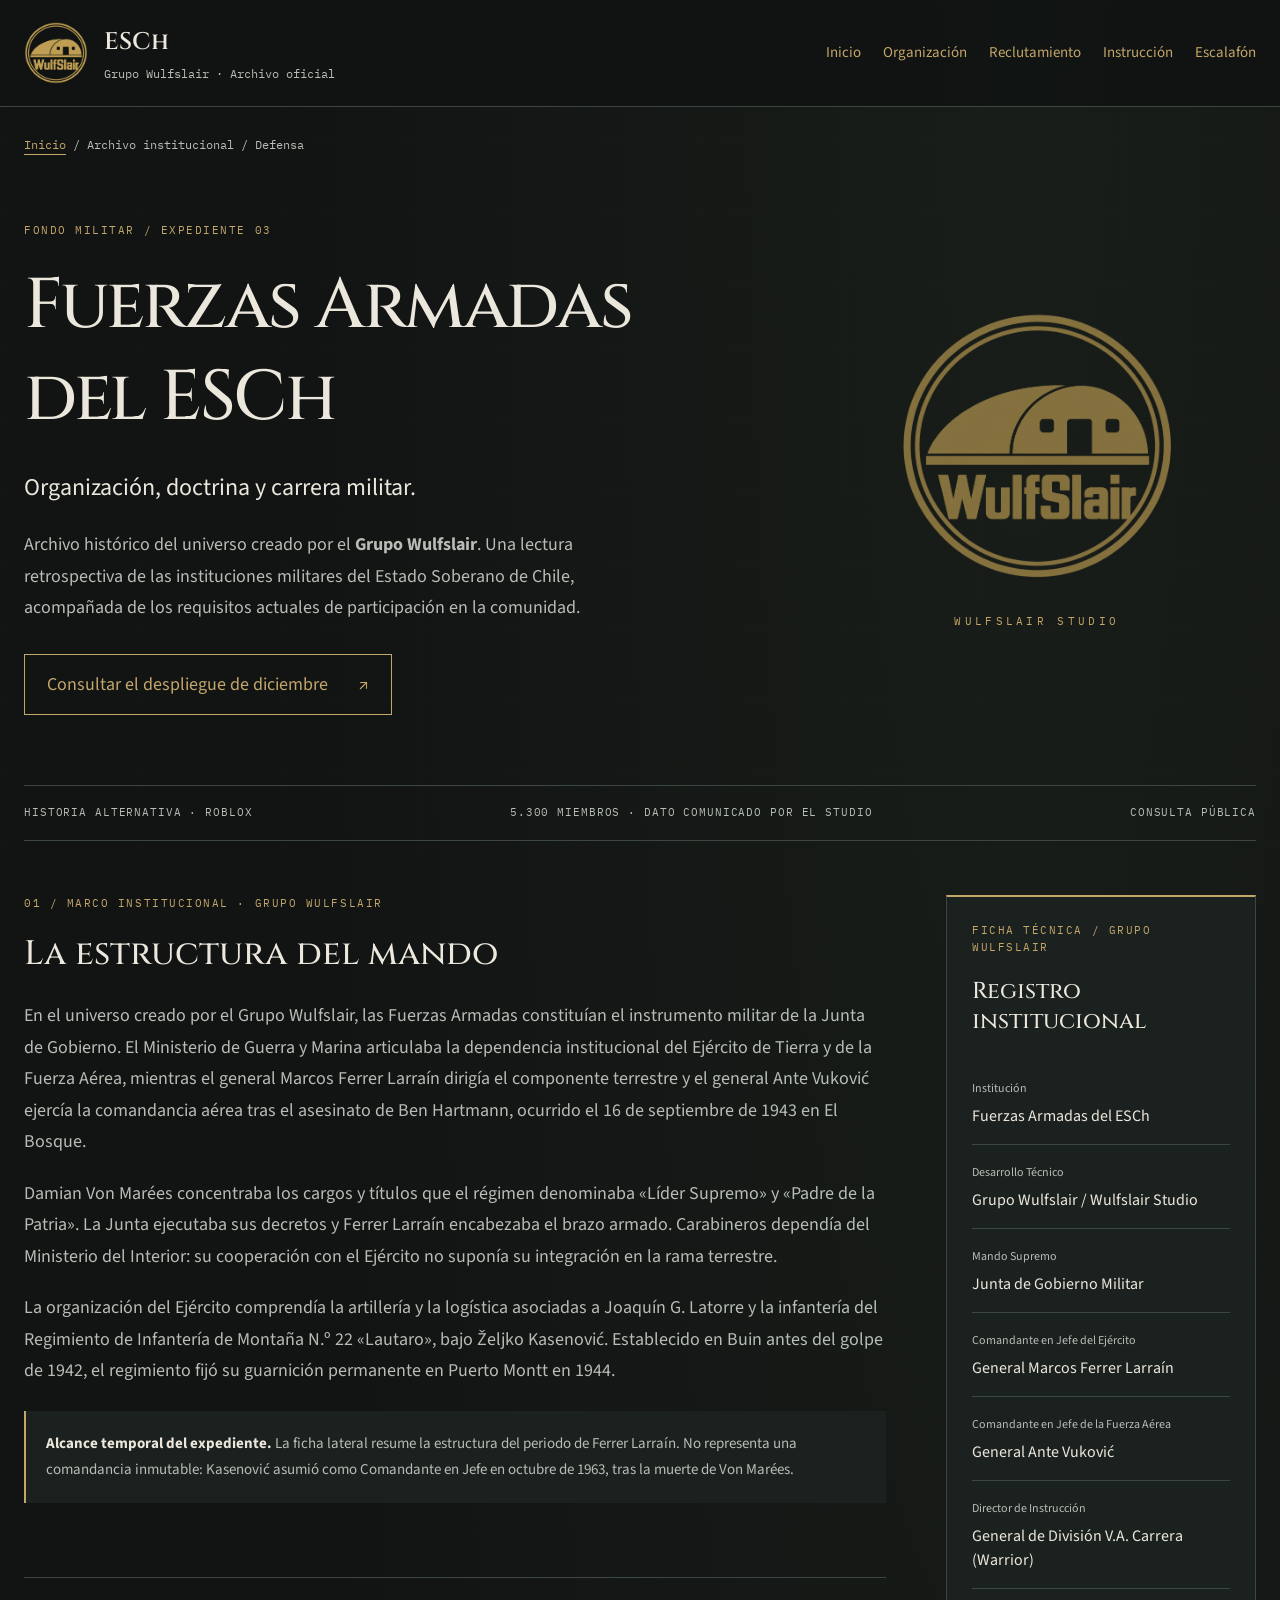
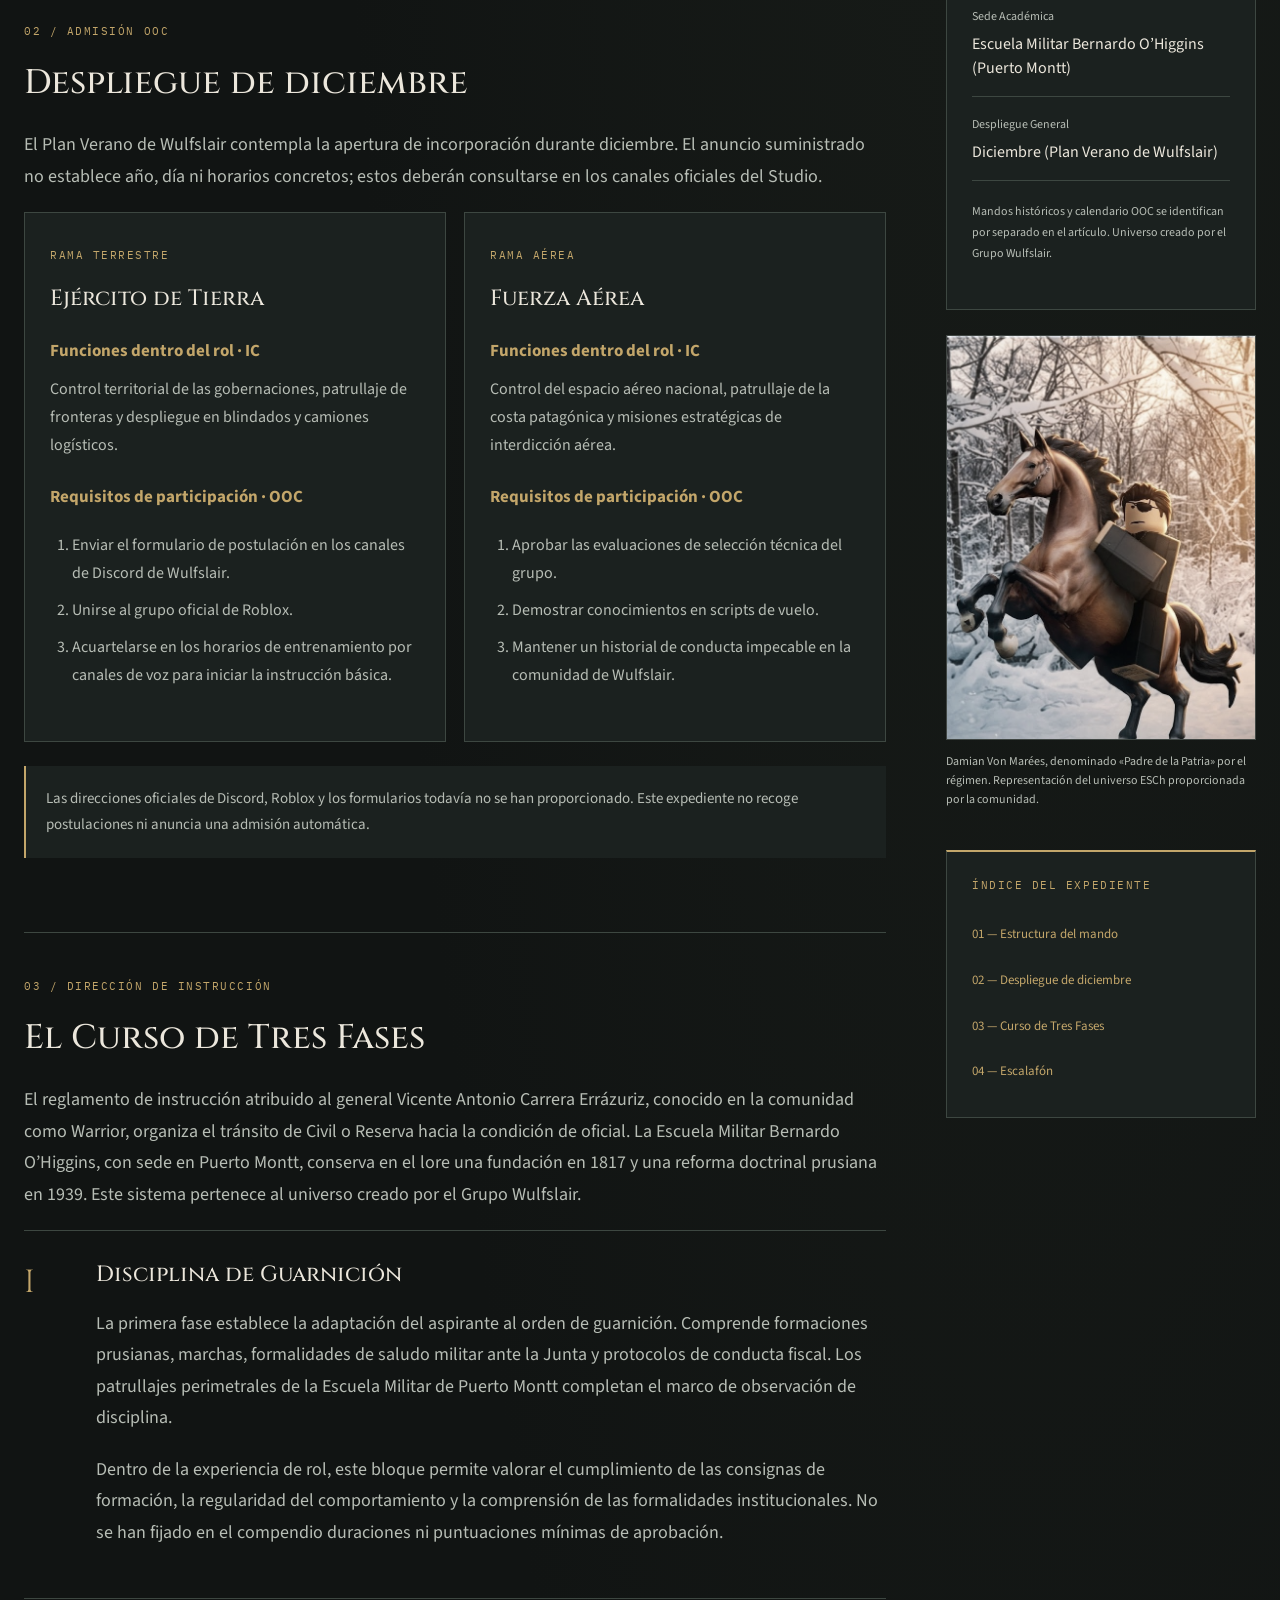
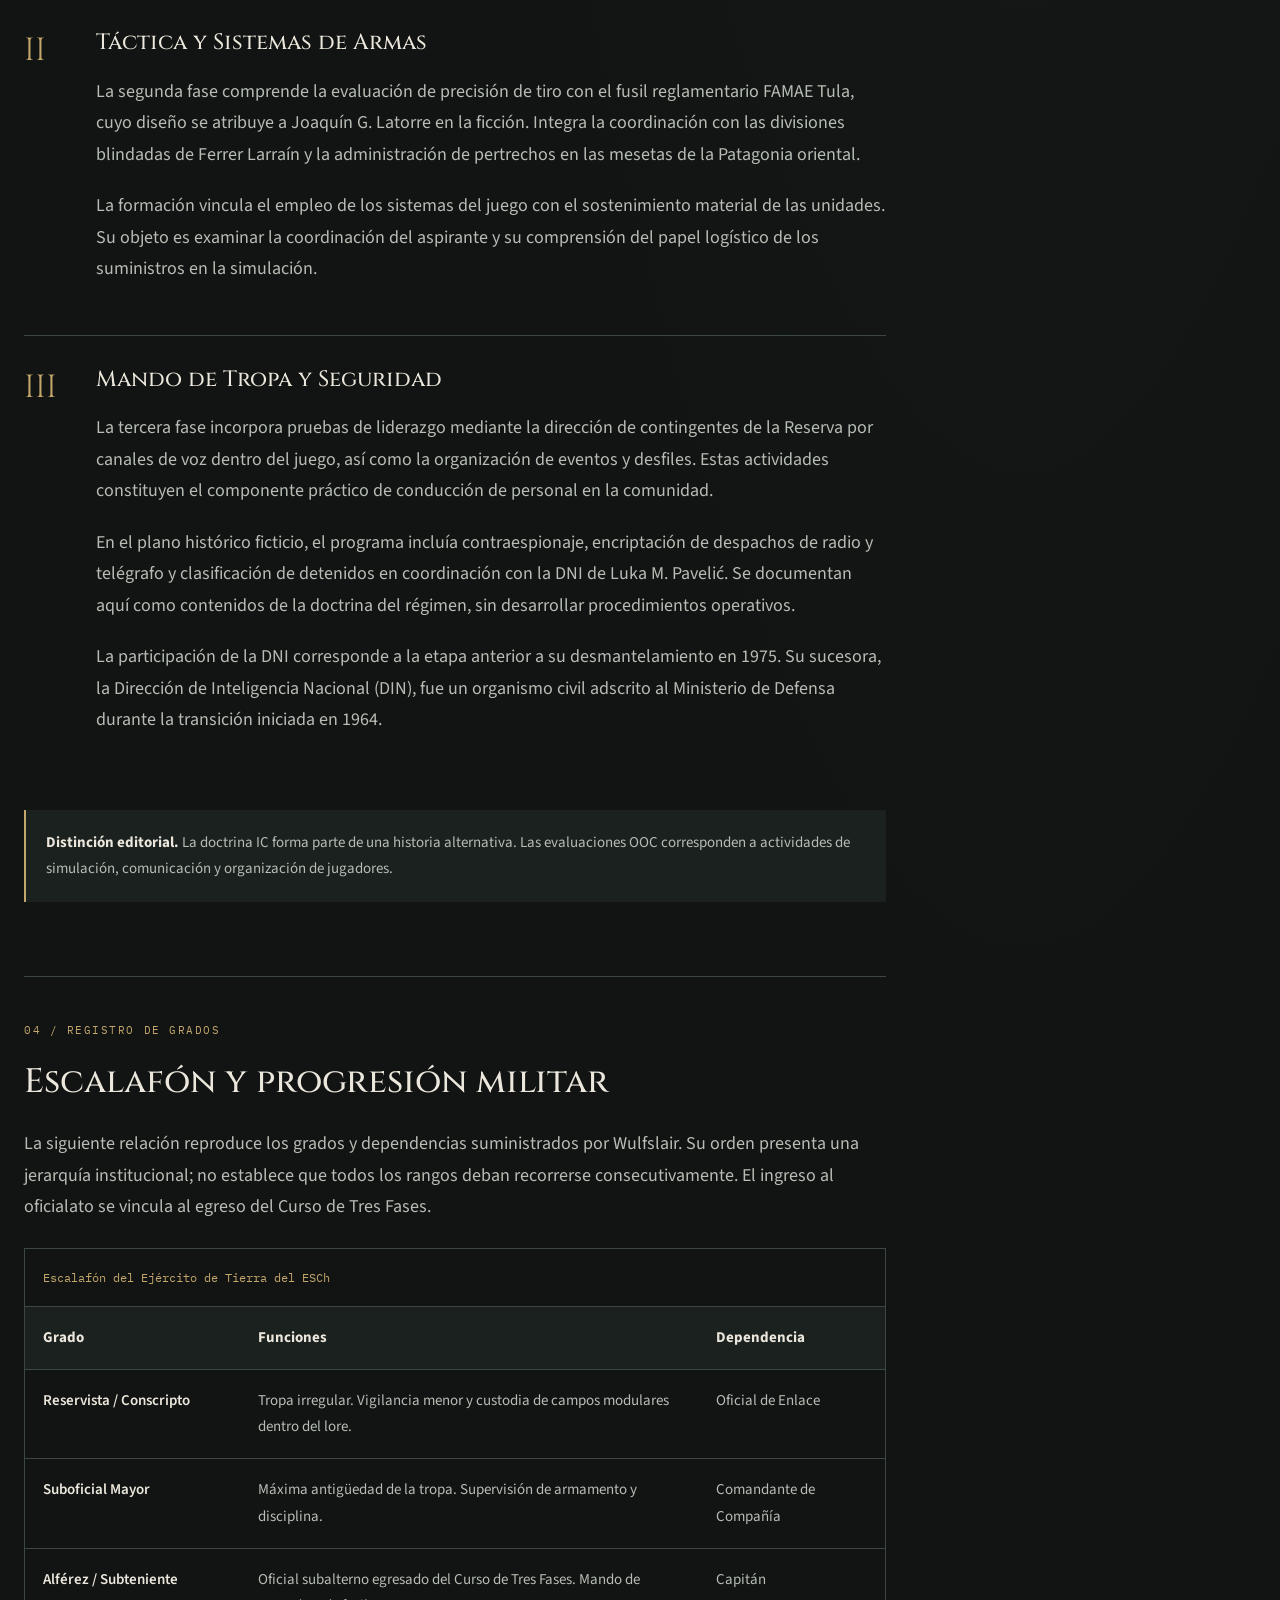
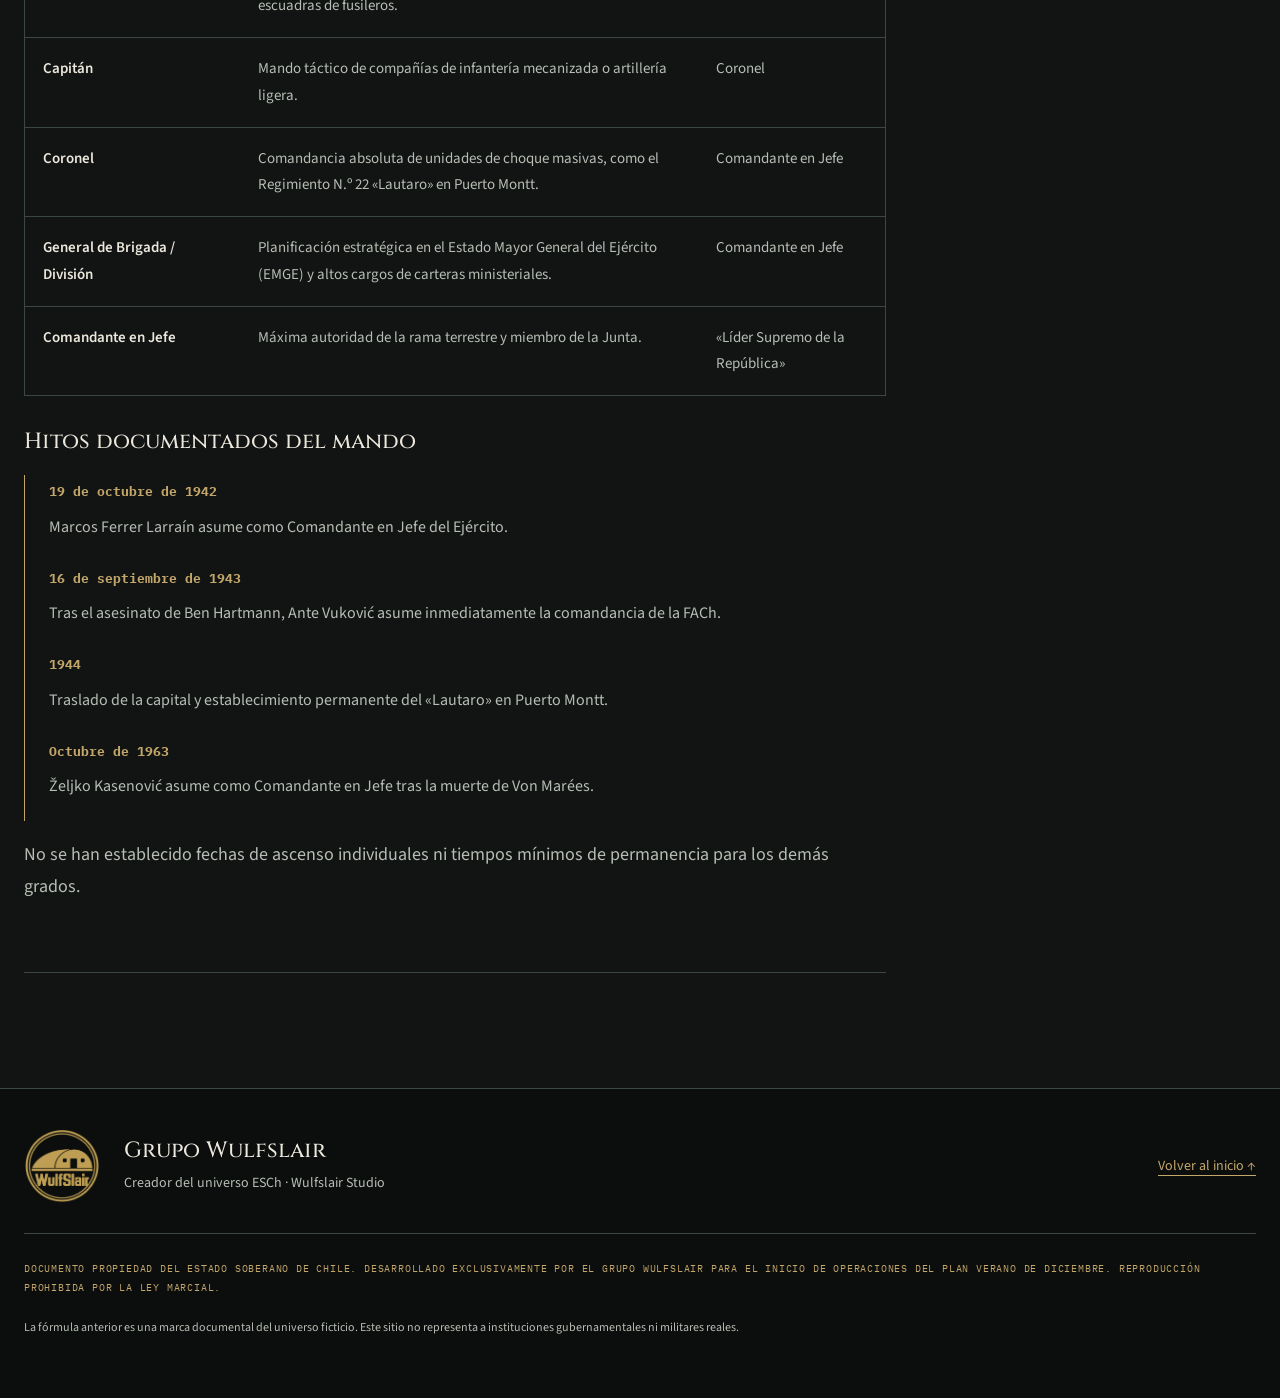
<file: ESCh-defensa/defensa.html>
<!doctype html>
<html lang="es"><head><meta charset="utf-8"><meta name="viewport" content="width=device-width,initial-scale=1"><title>Fuerzas Armadas del ESCh | Grupo Wulfslair</title><meta name="description" content="Archivo oficial de las Fuerzas Armadas del ESCh, universo creado por el Grupo Wulfslair. Organización, Curso de Tres Fases y reclutamiento de diciembre."><meta name="author" content="Grupo Wulfslair / Wulfslair Studio"><meta name="theme-color" content="#111413"><meta property="og:title" content="Fuerzas Armadas del ESCh — Grupo Wulfslair"><meta property="og:description" content="Organización militar, instrucción y escalafón del universo ficticio creado por el Grupo Wulfslair."><meta property="og:type" content="article"><link rel="preconnect" href="https://fonts.googleapis.com"><link rel="preconnect" href="https://fonts.gstatic.com" crossorigin><link href="https://fonts.googleapis.com/css2?family=Cinzel:wght@500;600;700&family=IBM+Plex+Mono:wght@400;500&family=Source+Sans+3:wght@400;600;700&display=swap" rel="stylesheet"><link rel="stylesheet" href="defensa.css"><!-- Universo creado por el Grupo Wulfslair. Archivo de ficción histórica. --><script type="application/ld+json">{"@context":"https://schema.org","@type":"Article","headline":"Fuerzas Armadas del Estado Soberano de Chile","inLanguage":"es","author":{"@type":"Organization","name":"Grupo Wulfslair"},"publisher":{"@type":"Organization","name":"Wulfslair Studio"},"description":"Archivo del universo de historia alternativa creado por el Grupo Wulfslair."}</script></head>
<body><a class="skip" href="#contenido">Saltar al contenido</a><header><div class="wrap masthead"><a class="brand" href="index.html"><img src="assets/wulfslair.png" width="64" height="64" alt="Logo de WulfSlair"><span>ESCh<small>Grupo Wulfslair · Archivo oficial</small></span></a><nav aria-label="Navegación de defensa"><a href="index.html">Inicio</a><a href="#organizacion">Organización</a><a href="#reclutamiento">Reclutamiento</a><a href="#instruccion">Instrucción</a><a href="#escalafon">Escalafón</a></nav></div></header>
<main class="wrap" id="contenido"><div class="breadcrumbs"><a href="index.html">Inicio</a> / Archivo institucional / Defensa</div><section class="hero"><div><p class="eyebrow">Fondo militar / Expediente 03</p><h1>Fuerzas Armadas<br>del ESCh</h1><p class="lead">Organización, doctrina y carrera militar.</p><p>Archivo histórico del universo creado por el <strong>Grupo Wulfslair</strong>. Una lectura retrospectiva de las instituciones militares del Estado Soberano de Chile, acompañada de los requisitos actuales de participación en la comunidad.</p><a class="button" href="#reclutamiento">Consultar el despliegue de diciembre <span aria-hidden="true">↗</span></a></div><div class="hero-seal" aria-hidden="true"><img src="assets/wulfslair.png" alt=""><span>Wulfslair Studio</span></div></section><div class="ribbon"><span>Historia alternativa · Roblox</span><span>5.300 miembros · Dato comunicado por el Studio</span><span>Consulta pública</span></div>
<div class="layout"><article>
<section id="organizacion"><p class="eyebrow">01 / Marco institucional · Grupo Wulfslair</p><h2>La estructura del mando</h2><p>En el universo creado por el Grupo Wulfslair, las Fuerzas Armadas constituían el instrumento militar de la Junta de Gobierno. El Ministerio de Guerra y Marina articulaba la dependencia institucional del Ejército de Tierra y de la Fuerza Aérea, mientras el general Marcos Ferrer Larraín dirigía el componente terrestre y el general Ante Vuković ejercía la comandancia aérea tras el asesinato de Ben Hartmann, ocurrido el 16 de septiembre de 1943 en El Bosque.</p><p>Damian Von Marées concentraba los cargos y títulos que el régimen denominaba «Líder Supremo» y «Padre de la Patria». La Junta ejecutaba sus decretos y Ferrer Larraín encabezaba el brazo armado. Carabineros dependía del Ministerio del Interior: su cooperación con el Ejército no suponía su integración en la rama terrestre.</p><p>La organización del Ejército comprendía la artillería y la logística asociadas a Joaquín G. Latorre y la infantería del Regimiento de Infantería de Montaña N.º 22 «Lautaro», bajo Željko Kasenović. Establecido en Buin antes del golpe de 1942, el regimiento fijó su guarnición permanente en Puerto Montt en 1944.</p><div class="annotation"><strong>Alcance temporal del expediente.</strong> La ficha lateral resume la estructura del periodo de Ferrer Larraín. No representa una comandancia inmutable: Kasenović asumió como Comandante en Jefe en octubre de 1963, tras la muerte de Von Marées.</div></section>
<section id="reclutamiento"><p class="eyebrow">02 / Admisión OOC</p><h2>Despliegue de diciembre</h2><p>El Plan Verano de Wulfslair contempla la apertura de incorporación durante diciembre. El anuncio suministrado no establece año, día ni horarios concretos; estos deberán consultarse en los canales oficiales del Studio.</p><div class="recruit-grid"><div class="recruit"><span class="eyebrow">Rama terrestre</span><h3>Ejército de Tierra</h3><h4>Funciones dentro del rol · IC</h4><p>Control territorial de las gobernaciones, patrullaje de fronteras y despliegue en blindados y camiones logísticos.</p><h4>Requisitos de participación · OOC</h4><ol><li>Enviar el formulario de postulación en los canales de Discord de Wulfslair.</li><li>Unirse al grupo oficial de Roblox.</li><li>Acuartelarse en los horarios de entrenamiento por canales de voz para iniciar la instrucción básica.</li></ol></div><div class="recruit"><span class="eyebrow">Rama aérea</span><h3>Fuerza Aérea</h3><h4>Funciones dentro del rol · IC</h4><p>Control del espacio aéreo nacional, patrullaje de la costa patagónica y misiones estratégicas de interdicción aérea.</p><h4>Requisitos de participación · OOC</h4><ol><li>Aprobar las evaluaciones de selección técnica del grupo.</li><li>Demostrar conocimientos en scripts de vuelo.</li><li>Mantener un historial de conducta impecable en la comunidad de Wulfslair.</li></ol></div></div><p class="annotation">Las direcciones oficiales de Discord, Roblox y los formularios todavía no se han proporcionado. Este expediente no recoge postulaciones ni anuncia una admisión automática.</p></section>
<section id="instruccion"><p class="eyebrow">03 / Dirección de instrucción</p><h2>El Curso de Tres Fases</h2><p>El reglamento de instrucción atribuido al general Vicente Antonio Carrera Errázuriz, conocido en la comunidad como Warrior, organiza el tránsito de Civil o Reserva hacia la condición de oficial. La Escuela Militar Bernardo O’Higgins, con sede en Puerto Montt, conserva en el lore una fundación en 1817 y una reforma doctrinal prusiana en 1939. Este sistema pertenece al universo creado por el Grupo Wulfslair.</p><div class="phase"><span class="phase-number">I</span><div><h3>Disciplina de Guarnición</h3><p>La primera fase establece la adaptación del aspirante al orden de guarnición. Comprende formaciones prusianas, marchas, formalidades de saludo militar ante la Junta y protocolos de conducta fiscal. Los patrullajes perimetrales de la Escuela Militar de Puerto Montt completan el marco de observación de disciplina.</p><p>Dentro de la experiencia de rol, este bloque permite valorar el cumplimiento de las consignas de formación, la regularidad del comportamiento y la comprensión de las formalidades institucionales. No se han fijado en el compendio duraciones ni puntuaciones mínimas de aprobación.</p></div></div><div class="phase"><span class="phase-number">II</span><div><h3>Táctica y Sistemas de Armas</h3><p>La segunda fase comprende la evaluación de precisión de tiro con el fusil reglamentario FAMAE Tula, cuyo diseño se atribuye a Joaquín G. Latorre en la ficción. Integra la coordinación con las divisiones blindadas de Ferrer Larraín y la administración de pertrechos en las mesetas de la Patagonia oriental.</p><p>La formación vincula el empleo de los sistemas del juego con el sostenimiento material de las unidades. Su objeto es examinar la coordinación del aspirante y su comprensión del papel logístico de los suministros en la simulación.</p></div></div><div class="phase"><span class="phase-number">III</span><div><h3>Mando de Tropa y Seguridad</h3><p>La tercera fase incorpora pruebas de liderazgo mediante la dirección de contingentes de la Reserva por canales de voz dentro del juego, así como la organización de eventos y desfiles. Estas actividades constituyen el componente práctico de conducción de personal en la comunidad.</p><p>En el plano histórico ficticio, el programa incluía contraespionaje, encriptación de despachos de radio y telégrafo y clasificación de detenidos en coordinación con la DNI de Luka M. Pavelić. Se documentan aquí como contenidos de la doctrina del régimen, sin desarrollar procedimientos operativos.</p><p>La participación de la DNI corresponde a la etapa anterior a su desmantelamiento en 1975. Su sucesora, la Dirección de Inteligencia Nacional (DIN), fue un organismo civil adscrito al Ministerio de Defensa durante la transición iniciada en 1964.</p></div></div><p class="annotation"><strong>Distinción editorial.</strong> La doctrina IC forma parte de una historia alternativa. Las evaluaciones OOC corresponden a actividades de simulación, comunicación y organización de jugadores.</p></section>
<section id="escalafon"><p class="eyebrow">04 / Registro de grados</p><h2>Escalafón y progresión militar</h2><p>La siguiente relación reproduce los grados y dependencias suministrados por Wulfslair. Su orden presenta una jerarquía institucional; no establece que todos los rangos deban recorrerse consecutivamente. El ingreso al oficialato se vincula al egreso del Curso de Tres Fases.</p><div class="table-scroll" tabindex="0" role="region" aria-label="Tabla de escalafón; desplazable horizontalmente"><table><caption>Escalafón del Ejército de Tierra del ESCh</caption><thead><tr><th scope="col">Grado</th><th scope="col">Funciones</th><th scope="col">Dependencia</th></tr></thead><tbody>
<tr><th scope="row">Reservista / Conscripto</th><td>Tropa irregular. Vigilancia menor y custodia de campos modulares dentro del lore.</td><td>Oficial de Enlace</td></tr><tr><th scope="row">Suboficial Mayor</th><td>Máxima antigüedad de la tropa. Supervisión de armamento y disciplina.</td><td>Comandante de Compañía</td></tr><tr><th scope="row">Alférez / Subteniente</th><td>Oficial subalterno egresado del Curso de Tres Fases. Mando de escuadras de fusileros.</td><td>Capitán</td></tr><tr><th scope="row">Capitán</th><td>Mando táctico de compañías de infantería mecanizada o artillería ligera.</td><td>Coronel</td></tr><tr><th scope="row">Coronel</th><td>Comandancia absoluta de unidades de choque masivas, como el Regimiento N.º 22 «Lautaro» en Puerto Montt.</td><td>Comandante en Jefe</td></tr><tr><th scope="row">General de Brigada / División</th><td>Planificación estratégica en el Estado Mayor General del Ejército (EMGE) y altos cargos de carteras ministeriales.</td><td>Comandante en Jefe</td></tr><tr><th scope="row">Comandante en Jefe</th><td>Máxima autoridad de la rama terrestre y miembro de la Junta.</td><td>«Líder Supremo de la República»</td></tr></tbody></table></div><h3>Hitos documentados del mando</h3><ul class="timeline"><li><strong>19 de octubre de 1942</strong><p>Marcos Ferrer Larraín asume como Comandante en Jefe del Ejército.</p></li><li><strong>16 de septiembre de 1943</strong><p>Tras el asesinato de Ben Hartmann, Ante Vuković asume inmediatamente la comandancia de la FACh.</p></li><li><strong>1944</strong><p>Traslado de la capital y establecimiento permanente del «Lautaro» en Puerto Montt.</p></li><li><strong>Octubre de 1963</strong><p>Željko Kasenović asume como Comandante en Jefe tras la muerte de Von Marées.</p></li></ul><p>No se han establecido fechas de ascenso individuales ni tiempos mínimos de permanencia para los demás grados.</p></section>
</article><aside aria-labelledby="ficha"><div class="data-panel"><p class="eyebrow">Ficha técnica / Grupo Wulfslair</p><h2 id="ficha">Registro institucional</h2><dl><dt>Institución</dt><dd>Fuerzas Armadas del ESCh</dd><dt>Desarrollo Técnico</dt><dd>Grupo Wulfslair / Wulfslair Studio</dd><dt>Mando Supremo</dt><dd>Junta de Gobierno Militar</dd><dt>Comandante en Jefe del Ejército</dt><dd>General Marcos Ferrer Larraín</dd><dt>Comandante en Jefe de la Fuerza Aérea</dt><dd>General Ante Vuković</dd><dt>Director de Instrucción</dt><dd>General de División V.A. Carrera (Warrior)</dd><dt>Sede Académica</dt><dd>Escuela Militar Bernardo O’Higgins (Puerto Montt)</dd><dt>Despliegue General</dt><dd>Diciembre (Plan Verano de Wulfslair)</dd></dl><p class="small">Mandos históricos y calendario OOC se identifican por separado en el artículo. Universo creado por el Grupo Wulfslair.</p></div><figure><img src="assets/von-marees.png" width="630" height="825" loading="lazy" alt="Representación del personaje Damian Von Marées a caballo en un paisaje nevado"><figcaption>Damian Von Marées, denominado «Padre de la Patria» por el régimen. Representación del universo ESCh proporcionada por la comunidad.</figcaption></figure><div class="data-panel"><p class="eyebrow">Índice del expediente</p><nav aria-label="Índice del artículo"><a href="#organizacion">01 — Estructura del mando</a><a href="#reclutamiento">02 — Despliegue de diciembre</a><a href="#instruccion">03 — Curso de Tres Fases</a><a href="#escalafon">04 — Escalafón</a></nav></div></aside></div></main>
<footer><div class="wrap footer-top"><img src="assets/wulfslair.png" width="76" height="76" alt="Logo de WulfSlair"><div><h2>Grupo Wulfslair</h2><p>Creador del universo ESCh · Wulfslair Studio</p></div><a href="#contenido">Volver al inicio ↑</a></div><div class="wrap"><p class="watermark">DOCUMENTO PROPIEDAD DEL ESTADO SOBERANO DE CHILE. DESARROLLADO EXCLUSIVAMENTE POR EL GRUPO WULFSLAIR PARA EL INICIO DE OPERACIONES DEL PLAN VERANO DE DICIEMBRE. REPRODUCCIÓN PROHIBIDA POR LA LEY MARCIAL.</p><p class="small">La fórmula anterior es una marca documental del universo ficticio. Este sitio no representa a instituciones gubernamentales ni militares reales.</p></div></footer>
<script>if ('IntersectionObserver' in window && !matchMedia('(prefers-reduced-motion: reduce)').matches) { const observer = new IntersectionObserver(entries => { entries.forEach(entry => { if(entry.isIntersecting){entry.target.classList.add('visible');observer.unobserve(entry.target);} }); }, {threshold:0.08}); document.querySelectorAll('article > section').forEach(el => {el.classList.add('reveal');observer.observe(el);}); }</script></body></html>
</file>
<file: ESCh-defensa/esch-web/style.css>
:root {
  color-scheme: dark;

  --background: #111413;
  --surface: #1b211f;
  --border: #3d4741;
  --text: #ece7dc;
  --muted: #b7bdb5;
  --gold: #c3a66a;
  --olive: #66745e;

  --title-font: "Cinzel", Georgia, serif;
  --body-font: "Source Sans 3", Arial, sans-serif;
  --mono-font: "IBM Plex Mono", monospace;
}

* {
  box-sizing: border-box;
}

html {
  scroll-behavior: smooth;
  scroll-padding-top: 2rem;
}

body {
  margin: 0;
  background: var(--background);
  color: var(--text);
  font-family: var(--body-font);
  font-size: 1.125rem;
  line-height: 1.65;
}

/* Mampostería tenue, sin archivos de imagen. */
body::before {
  content: "";
  position: fixed;
  inset: 0;
  z-index: -1;
  pointer-events: none;
  background-image:
    linear-gradient(rgba(183, 189, 181, 0.025) 1px, transparent 1px),
    linear-gradient(90deg, rgba(183, 189, 181, 0.025) 1px, transparent 1px);
  background-size: 120px 60px;
}

a {
  color: var(--gold);
  text-underline-offset: 0.25em;
}

a:hover {
  color: var(--text);
}

a:focus-visible {
  outline: 3px solid var(--gold);
  outline-offset: 5px;
}

h1,
h2,
h3 {
  margin: 0 0 1rem;
  font-family: var(--title-font);
  font-weight: 600;
  line-height: 1.25;
}

h1 {
  max-width: 13ch;
  font-size: clamp(2.4rem, 5.5vw, 4.5rem);
}

h2 {
  font-size: clamp(1.5rem, 3vw, 2rem);
}

h3 {
  font-size: 1.3rem;
}

p {
  margin: 0 0 1.25rem;
}

.container {
  width: min(1120px, calc(100% - 2.5rem));
  margin-inline: auto;
}

.skip-link {
  position: absolute;
  top: 1rem;
  left: 1rem;
  z-index: 10;
  padding: 0.75rem 1rem;
  background: var(--text);
  color: var(--background);
  transform: translateY(-200%);
}

.skip-link:focus {
  transform: translateY(0);
}

.site-header {
  background: var(--background);
  border-bottom: 1px solid var(--border);
}

.header-inner {
  display: flex;
  align-items: center;
  justify-content: space-between;
  gap: 2rem;
  padding-block: 1.4rem;
}

.brand {
  display: flex;
  align-items: center;
  gap: 0.9rem;
  color: var(--text);
  text-decoration: none;
}

.brand-mark {
  display: grid;
  place-items: center;
  width: 3rem;
  height: 3rem;
  border: 1px solid var(--gold);
  color: var(--gold);
  font-family: var(--title-font);
  font-size: 1.7rem;
}

.brand strong {
  display: block;
  font-family: var(--title-font);
  letter-spacing: 0.12em;
}

.brand small {
  display: block;
  color: var(--muted);
  font-size: 0.8rem;
}

.nav-list {
  display: flex;
  flex-wrap: wrap;
  gap: 0.35rem 1rem;
  margin: 0;
  padding: 0;
  list-style: none;
}

.nav-list a {
  display: inline-flex;
  align-items: center;
  min-height: 44px;
  color: var(--muted);
  font-size: 0.95rem;
  text-decoration: none;
}

.nav-list a:hover,
.nav-list .nav-join {
  color: var(--gold);
}

.hero {
  display: grid;
  grid-template-columns: minmax(0, 1.6fr) minmax(0, 1fr);
  align-items: center;
  gap: 4rem;
  padding-block: clamp(3rem, 8vw, 6rem);
}

.eyebrow,
.file-number {
  display: block;
  color: var(--gold);
  font-family: var(--mono-font);
  font-size: 0.75rem;
  letter-spacing: 0.08em;
  text-transform: uppercase;
}

.eyebrow {
  margin-bottom: 1rem;
}

.hero-lead {
  color: var(--text);
  font-size: 1.35rem;
}

.hero-copy > p:not(.eyebrow):not(.hero-lead) {
  max-width: 60ch;
  color: var(--muted);
}

.actions {
  display: flex;
  flex-wrap: wrap;
  gap: 0.85rem;
  margin-top: 2rem;
}

.button {
  display: inline-flex;
  align-items: center;
  justify-content: center;
  min-height: 48px;
  padding: 0.75rem 1.2rem;
  border: 1px solid var(--gold);
  font-weight: 600;
  text-decoration: none;
}

.button-primary {
  background: var(--gold);
  color: var(--background);
}

.button-primary:hover {
  background: var(--text);
  border-color: var(--text);
  color: var(--background);
}

.button-secondary:hover {
  background: var(--surface);
}

.record {
  padding: 2rem;
  border: 1px solid var(--border);
  border-top: 3px solid var(--gold);
  background: var(--surface);
}

.record h2 {
  font-size: 1.45rem;
}

.record dl {
  margin: 0;
}

.record dl > div {
  padding-block: 0.9rem;
  border-bottom: 1px solid var(--border);
}

.record dt {
  color: var(--muted);
  font-size: 0.85rem;
}

.record dd {
  margin: 0.2rem 0 0;
}

.record-note {
  margin: 1.5rem 0 0;
  color: var(--muted);
  font-family: var(--mono-font);
  font-size: 0.75rem;
}

.ooc-note {
  padding: 2rem;
  border-left: 3px solid var(--olive);
  background: var(--surface);
}

.ooc-note p:last-child {
  max-width: 85ch;
  margin-bottom: 0;
  color: var(--muted);
}

.directory {
  padding-block: 4rem;
}

.section-heading {
  margin-bottom: 2rem;
}

.card-grid {
  display: grid;
  grid-template-columns: repeat(2, minmax(0, 1fr));
  gap: 1rem;
}

.card {
  padding: 2rem;
  border: 1px solid var(--border);
  background: var(--surface);
}

.file-number {
  margin-bottom: 1.2rem;
}

.card p {
  margin-bottom: 0;
  color: var(--muted);
}

.join-panel {
  display: grid;
  grid-template-columns: minmax(0, 1.5fr) minmax(0, 1fr);
  align-items: center;
  gap: 3rem;
  padding: 2rem;
  margin-bottom: 4rem;
  border: 1px solid var(--gold);
  background: var(--surface);
}

.join-panel p:last-child {
  margin-bottom: 0;
}

.join-status {
  padding-left: 1.5rem;
  border-left: 1px solid var(--border);
  color: var(--muted);
  font-size: 1rem;
}

.site-footer {
  padding-block: 2rem;
  border-top: 1px solid var(--border);
  color: var(--muted);
  font-size: 0.9rem;
}

.footer-inner p {
  margin-bottom: 0.5rem;
}

@media (max-width: 960px) {
  .header-inner {
    flex-direction: column;
    align-items: flex-start;
    gap: 1rem;
  }

  .hero {
    gap: 2rem;
  }
}

@media (max-width: 700px) {
  .hero,
  .card-grid,
  .join-panel {
    grid-template-columns: 1fr;
  }

  .hero {
    padding-block: 3rem;
  }

  .record,
  .card,
  .ooc-note,
  .join-panel {
    padding: 1.5rem;
  }

  .join-panel {
    gap: 1.5rem;
  }

  .join-status {
    padding: 1rem 0 0;
    border-left: 0;
    border-top: 1px solid var(--border);
  }
}

@media (prefers-reduced-motion: reduce) {
  html {
    scroll-behavior: auto;
  }
}
</file>
<file: defensa.css>
:root{color-scheme:dark;--bg:#111413;--panel:#1b211f;--line:#3d4741;--ink:#ece7dc;--muted:#b7bdb5;--gold:#c3a66a}*{box-sizing:border-box}html{scroll-behavior:smooth;scroll-padding-top:2rem}body{margin:0;color:var(--ink);background:radial-gradient(ellipse at 80% 0%,#29302655,transparent 50%),var(--bg);font:18px/1.75 'Source Sans 3',Arial,sans-serif}body:before{content:'';position:fixed;inset:0;z-index:-1;background-image:linear-gradient(#b7bdb504 1px,transparent 1px),linear-gradient(90deg,#b7bdb504 1px,transparent 1px);background-size:140px 70px}.wrap{width:min(1280px,calc(100% - 48px));margin:auto}a{color:var(--gold);text-underline-offset:5px}a:hover{color:var(--ink)}a:focus-visible,[tabindex]:focus-visible{outline:2px solid var(--gold);outline-offset:5px}header{border-bottom:1px solid var(--line);background:#111413ee}.masthead{display:flex;align-items:center;justify-content:space-between;gap:30px;padding:22px 0}.brand{display:flex;align-items:center;gap:16px;text-decoration:none;color:var(--ink);font:600 24px 'Cinzel',Georgia,serif}.brand img{object-fit:contain}.brand small{display:block;color:var(--muted);font:12px 'IBM Plex Mono',monospace;margin-top:8px}nav{display:flex;gap:22px;flex-wrap:wrap}nav a{font-size:15px;text-decoration:none;padding:9px 0}h1,h2,h3{font-family:'Cinzel',Georgia,serif;line-height:1.3;font-weight:500}h1{font-size:clamp(40px,5.5vw,76px);margin:18px 0 24px;letter-spacing:-.035em}h2{font-size:clamp(25px,3vw,34px);margin:10px 0 24px}h3{font-size:22px;margin:0 0 18px}h4{font-size:17px;margin:24px 0 8px;color:var(--gold)}p{margin:0 0 20px}img{max-width:100%;height:auto}.breadcrumbs{font:12px 'IBM Plex Mono',monospace;color:var(--muted);padding-top:30px}.eyebrow{font:11px/1.6 'IBM Plex Mono',monospace;text-transform:uppercase;letter-spacing:.14em;color:var(--gold)}.hero{display:grid;grid-template-columns:1.65fr 1fr;gap:70px;align-items:center;padding:70px 0}.hero p:not(.eyebrow){max-width:65ch;color:var(--muted)}.hero .lead{font-size:24px;color:var(--ink)!important}.hero-seal{text-align:center;position:relative}.hero-seal img{width:280px;opacity:.65;animation:seal-in 1.2s ease both}.hero-seal span{display:block;font:11px 'IBM Plex Mono',monospace;letter-spacing:.3em;text-transform:uppercase;color:var(--gold);margin-top:20px}.button{display:inline-flex;gap:30px;padding:14px 22px;border:1px solid var(--gold);margin-top:10px;text-decoration:none;transition:background .2s,transform .2s}.button:hover{background:var(--gold);color:var(--bg);transform:translateY(-2px)}.ribbon{display:flex;flex-wrap:wrap;justify-content:space-between;gap:16px;border-block:1px solid var(--line);padding:18px 0;font:11px/1.6 'IBM Plex Mono',monospace;color:var(--muted);text-transform:uppercase;letter-spacing:.08em}.layout{display:grid;grid-template-columns:minmax(0,1fr) 310px;gap:60px;padding:54px 0 70px}article>section{padding-bottom:50px;margin-bottom:45px;border-bottom:1px solid var(--line)}article p{color:var(--muted)}article strong{color:var(--ink)}.annotation{background:var(--panel);border-left:2px solid var(--gold);padding:20px;font-size:15px;color:var(--muted);margin:24px 0}.recruit-grid{display:grid;grid-template-columns:1fr 1fr;gap:18px}.recruit{background:var(--panel);border:1px solid var(--line);padding:25px;transition:transform .25s,border-color .25s}.recruit:hover{transform:translateY(-4px);border-color:var(--gold)}.recruit h3{margin-top:15px}.recruit p,.recruit li{font-size:16px}.recruit ol{padding-left:22px;color:var(--muted)}li{padding-bottom:9px}.phase{display:grid;grid-template-columns:50px 1fr;gap:22px;border-top:1px solid var(--line);padding:30px 0}.phase-number{font:32px 'Cinzel',Georgia,serif;color:var(--gold)}.data-panel{background:var(--panel);padding:25px;border:1px solid var(--line);border-top:2px solid var(--gold);margin-bottom:25px}.data-panel h2{font-size:23px}dl{margin:0}dt{font-size:12px;color:var(--muted);padding-top:17px}dd{margin:5px 0 0;padding-bottom:16px;border-bottom:1px solid var(--line);font-size:16px;line-height:1.5}.small{font-size:12px;color:var(--muted);margin-top:20px}.data-panel nav{display:grid;gap:5px}.data-panel nav a{font-size:13px}figure{margin:0 0 28px}figure img{display:block;width:100%;filter:saturate(.55);border:1px solid var(--line)}figcaption{font-size:12px;color:var(--muted);padding:12px 0;line-height:1.6}.table-scroll{overflow-x:auto;border:1px solid var(--line);margin:25px 0 32px}table{border-collapse:collapse;width:100%;min-width:650px;font-size:15px}caption{text-align:left;padding:18px;color:var(--gold);font-family:'IBM Plex Mono',monospace;font-size:12px}th,td{padding:18px;text-align:left;vertical-align:top;border-top:1px solid var(--line)}thead{background:var(--panel)}tbody th{font-weight:600;width:25%}td{color:var(--muted)}tbody tr:hover{background:var(--panel)}.timeline{list-style:none;border-left:1px solid var(--gold);padding-left:24px}.timeline strong{font-family:'IBM Plex Mono',monospace;font-size:13px;color:var(--gold)}.timeline p{margin:6px 0 12px;font-size:16px}footer{background:#0b0e0d;border-top:1px solid var(--line);padding:40px 0}.footer-top{display:flex;align-items:center;gap:24px}.footer-top h2{font-size:22px;margin:0 0 5px}.footer-top p{font-size:14px;margin:0;color:var(--muted)}.footer-top>a{margin-left:auto;font-size:14px}.watermark{font:10px/1.9 'IBM Plex Mono',monospace;letter-spacing:.08em;border-top:1px solid var(--line);margin-top:30px;padding-top:25px;color:var(--gold)}.skip{position:absolute;left:15px;top:10px;transform:translateY(-200%);padding:12px;background:var(--ink);color:var(--bg);z-index:9}.skip:focus{transform:none}.reveal{opacity:0;transform:translateY(18px);transition:opacity .65s,transform .65s}.reveal.visible{opacity:1;transform:none}@keyframes seal-in{from{opacity:0;transform:scale(.94)}to{opacity:.65;transform:scale(1)}}@media(max-width:1000px){.masthead{flex-wrap:wrap}.layout{gap:30px;grid-template-columns:minmax(0,1fr) 280px}.recruit-grid{grid-template-columns:1fr}.hero{gap:30px}.hero-seal img{width:220px}}@media(max-width:760px){.wrap{width:calc(100% - 36px)}.layout,.hero{grid-template-columns:1fr}.hero{padding:40px 0}.hero-seal{display:none}.layout aside{display:grid;grid-template-columns:1fr;order:0}.layout article{order:1}.layout{gap:20px}.brand small{font-size:10px}nav{gap:16px}.masthead{gap:15px}.footer-top{flex-wrap:wrap}.footer-top>a{margin-left:0}.ribbon{font-size:10px}.phase{gap:15px;grid-template-columns:35px 1fr}}@media(prefers-reduced-motion:reduce){html{scroll-behavior:auto}*,*:before,*:after{animation:none!important;transition:none!important}.reveal{opacity:1;transform:none}}

/* Módulo institucional del Grupo Wulfslair: azul sólido mate. */
:root { --archive-blue: #1c3553; --archive-blue-line: #456080; }
.institutions-grid { display: grid; grid-template-columns: repeat(2, minmax(0, 1fr)); gap: 20px; align-items: stretch; }
.institution-card { display: flex; flex-direction: column; min-width: 0; padding: 26px; background: linear-gradient(150deg, #1c3553 0%, #1b211f 75%); border: 1px solid var(--archive-blue-line); border-top: 3px solid var(--gold); transition: transform .25s ease, border-color .25s ease; }
.institution-card:hover { transform: translateY(-3px); border-color: var(--gold); }
.institution-card h3 { font-size: clamp(17px, 1.5vw, 21px); color: #f3f2ed; overflow-wrap: anywhere; }
.institution-card p { font-size: 16px; color: #d5dbe3; }
.institution-card .eyebrow { font-size: 10px; color: var(--gold); }
.institution-card .institution-source { margin: auto 0 0; padding-top: 20px; border-top: 1px solid #ffffff24; font: 10px/1.7 'IBM Plex Mono', monospace; color: var(--gold); }
.expansion { border-left: 2px solid var(--gold); padding-left: 16px; margin: 4px 0 22px; }
.expansion h4 { margin-top: 0; }
@media (max-width: 760px) { .institutions-grid { grid-template-columns: 1fr; } .institution-card { padding: 22px; } }
@media (prefers-reduced-motion: reduce) { .institution-card:hover { transform: none; } }
</file>
<file: ESCh-defensa/defensa.css>
:root{color-scheme:dark;--bg:#111413;--panel:#1b211f;--line:#3d4741;--ink:#ece7dc;--muted:#b7bdb5;--gold:#c3a66a}*{box-sizing:border-box}html{scroll-behavior:smooth;scroll-padding-top:2rem}body{margin:0;color:var(--ink);background:radial-gradient(ellipse at 80% 0%,#29302655,transparent 50%),var(--bg);font:18px/1.75 'Source Sans 3',Arial,sans-serif}body:before{content:'';position:fixed;inset:0;z-index:-1;background-image:linear-gradient(#b7bdb504 1px,transparent 1px),linear-gradient(90deg,#b7bdb504 1px,transparent 1px);background-size:140px 70px}.wrap{width:min(1280px,calc(100% - 48px));margin:auto}a{color:var(--gold);text-underline-offset:5px}a:hover{color:var(--ink)}a:focus-visible,[tabindex]:focus-visible{outline:2px solid var(--gold);outline-offset:5px}header{border-bottom:1px solid var(--line);background:#111413ee}.masthead{display:flex;align-items:center;justify-content:space-between;gap:30px;padding:22px 0}.brand{display:flex;align-items:center;gap:16px;text-decoration:none;color:var(--ink);font:600 24px 'Cinzel',Georgia,serif}.brand img{object-fit:contain}.brand small{display:block;color:var(--muted);font:12px 'IBM Plex Mono',monospace;margin-top:8px}nav{display:flex;gap:22px;flex-wrap:wrap}nav a{font-size:15px;text-decoration:none;padding:9px 0}h1,h2,h3{font-family:'Cinzel',Georgia,serif;line-height:1.3;font-weight:500}h1{font-size:clamp(40px,5.5vw,76px);margin:18px 0 24px;letter-spacing:-.035em}h2{font-size:clamp(25px,3vw,34px);margin:10px 0 24px}h3{font-size:22px;margin:0 0 18px}h4{font-size:17px;margin:24px 0 8px;color:var(--gold)}p{margin:0 0 20px}img{max-width:100%;height:auto}.breadcrumbs{font:12px 'IBM Plex Mono',monospace;color:var(--muted);padding-top:30px}.eyebrow{font:11px/1.6 'IBM Plex Mono',monospace;text-transform:uppercase;letter-spacing:.14em;color:var(--gold)}.hero{display:grid;grid-template-columns:1.65fr 1fr;gap:70px;align-items:center;padding:70px 0}.hero p:not(.eyebrow){max-width:65ch;color:var(--muted)}.hero .lead{font-size:24px;color:var(--ink)!important}.hero-seal{text-align:center;position:relative}.hero-seal img{width:280px;opacity:.65;animation:seal-in 1.2s ease both}.hero-seal span{display:block;font:11px 'IBM Plex Mono',monospace;letter-spacing:.3em;text-transform:uppercase;color:var(--gold);margin-top:20px}.button{display:inline-flex;gap:30px;padding:14px 22px;border:1px solid var(--gold);margin-top:10px;text-decoration:none;transition:background .2s,transform .2s}.button:hover{background:var(--gold);color:var(--bg);transform:translateY(-2px)}.ribbon{display:flex;flex-wrap:wrap;justify-content:space-between;gap:16px;border-block:1px solid var(--line);padding:18px 0;font:11px/1.6 'IBM Plex Mono',monospace;color:var(--muted);text-transform:uppercase;letter-spacing:.08em}.layout{display:grid;grid-template-columns:minmax(0,1fr) 310px;gap:60px;padding:54px 0 70px}article>section{padding-bottom:50px;margin-bottom:45px;border-bottom:1px solid var(--line)}article p{color:var(--muted)}article strong{color:var(--ink)}.annotation{background:var(--panel);border-left:2px solid var(--gold);padding:20px;font-size:15px;color:var(--muted);margin:24px 0}.recruit-grid{display:grid;grid-template-columns:1fr 1fr;gap:18px}.recruit{background:var(--panel);border:1px solid var(--line);padding:25px;transition:transform .25s,border-color .25s}.recruit:hover{transform:translateY(-4px);border-color:var(--gold)}.recruit h3{margin-top:15px}.recruit p,.recruit li{font-size:16px}.recruit ol{padding-left:22px;color:var(--muted)}li{padding-bottom:9px}.phase{display:grid;grid-template-columns:50px 1fr;gap:22px;border-top:1px solid var(--line);padding:30px 0}.phase-number{font:32px 'Cinzel',Georgia,serif;color:var(--gold)}.data-panel{background:var(--panel);padding:25px;border:1px solid var(--line);border-top:2px solid var(--gold);margin-bottom:25px}.data-panel h2{font-size:23px}dl{margin:0}dt{font-size:12px;color:var(--muted);padding-top:17px}dd{margin:5px 0 0;padding-bottom:16px;border-bottom:1px solid var(--line);font-size:16px;line-height:1.5}.small{font-size:12px;color:var(--muted);margin-top:20px}.data-panel nav{display:grid;gap:5px}.data-panel nav a{font-size:13px}figure{margin:0 0 28px}figure img{display:block;width:100%;filter:saturate(.55);border:1px solid var(--line)}figcaption{font-size:12px;color:var(--muted);padding:12px 0;line-height:1.6}.table-scroll{overflow-x:auto;border:1px solid var(--line);margin:25px 0 32px}table{border-collapse:collapse;width:100%;min-width:650px;font-size:15px}caption{text-align:left;padding:18px;color:var(--gold);font-family:'IBM Plex Mono',monospace;font-size:12px}th,td{padding:18px;text-align:left;vertical-align:top;border-top:1px solid var(--line)}thead{background:var(--panel)}tbody th{font-weight:600;width:25%}td{color:var(--muted)}tbody tr:hover{background:var(--panel)}.timeline{list-style:none;border-left:1px solid var(--gold);padding-left:24px}.timeline strong{font-family:'IBM Plex Mono',monospace;font-size:13px;color:var(--gold)}.timeline p{margin:6px 0 12px;font-size:16px}footer{background:#0b0e0d;border-top:1px solid var(--line);padding:40px 0}.footer-top{display:flex;align-items:center;gap:24px}.footer-top h2{font-size:22px;margin:0 0 5px}.footer-top p{font-size:14px;margin:0;color:var(--muted)}.footer-top>a{margin-left:auto;font-size:14px}.watermark{font:10px/1.9 'IBM Plex Mono',monospace;letter-spacing:.08em;border-top:1px solid var(--line);margin-top:30px;padding-top:25px;color:var(--gold)}.skip{position:absolute;left:15px;top:10px;transform:translateY(-200%);padding:12px;background:var(--ink);color:var(--bg);z-index:9}.skip:focus{transform:none}.reveal{opacity:0;transform:translateY(18px);transition:opacity .65s,transform .65s}.reveal.visible{opacity:1;transform:none}@keyframes seal-in{from{opacity:0;transform:scale(.94)}to{opacity:.65;transform:scale(1)}}@media(max-width:1000px){.masthead{flex-wrap:wrap}.layout{gap:30px;grid-template-columns:minmax(0,1fr) 280px}.recruit-grid{grid-template-columns:1fr}.hero{gap:30px}.hero-seal img{width:220px}}@media(max-width:760px){.wrap{width:calc(100% - 36px)}.layout,.hero{grid-template-columns:1fr}.hero{padding:40px 0}.hero-seal{display:none}.layout aside{display:grid;grid-template-columns:1fr;order:0}.layout article{order:1}.layout{gap:20px}.brand small{font-size:10px}nav{gap:16px}.masthead{gap:15px}.footer-top{flex-wrap:wrap}.footer-top>a{margin-left:0}.ribbon{font-size:10px}.phase{gap:15px;grid-template-columns:35px 1fr}}@media(prefers-reduced-motion:reduce){html{scroll-behavior:auto}*,*:before,*:after{animation:none!important;transition:none!important}.reveal{opacity:1;transform:none}}
</file>
